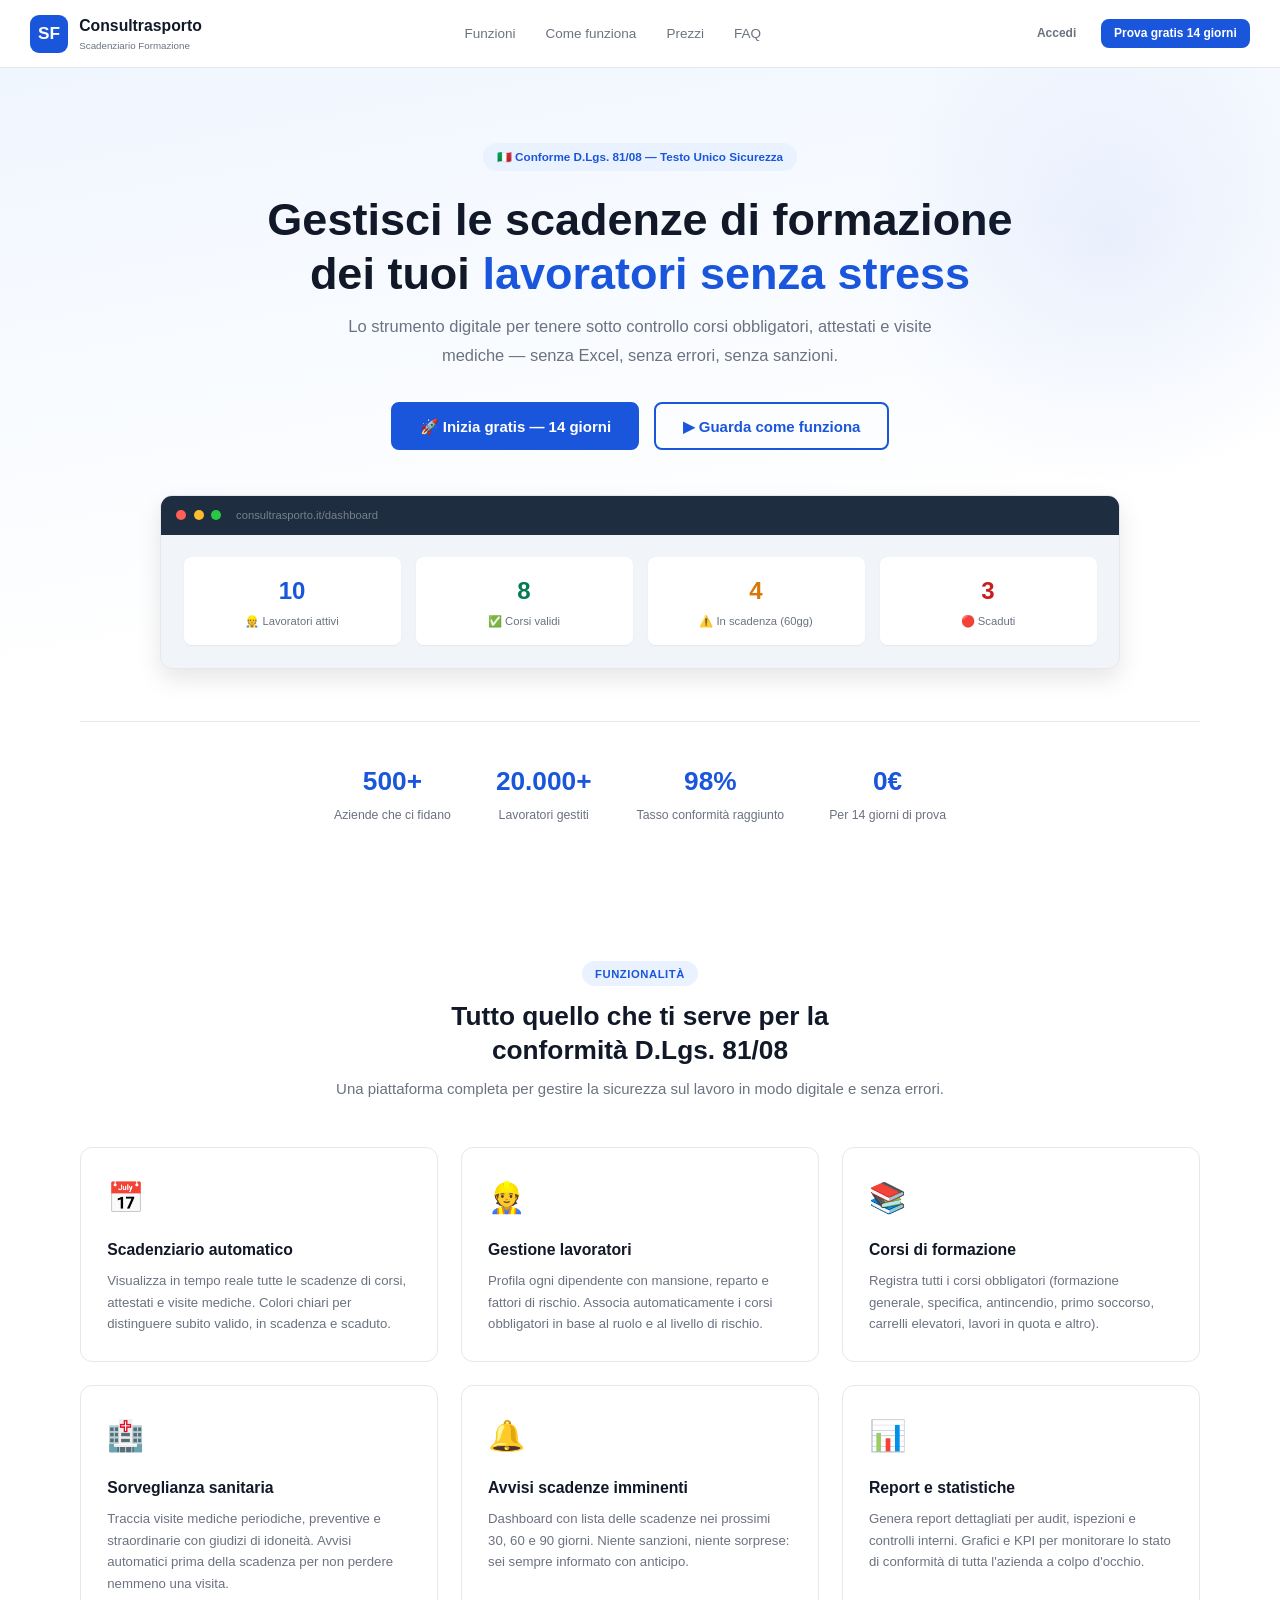
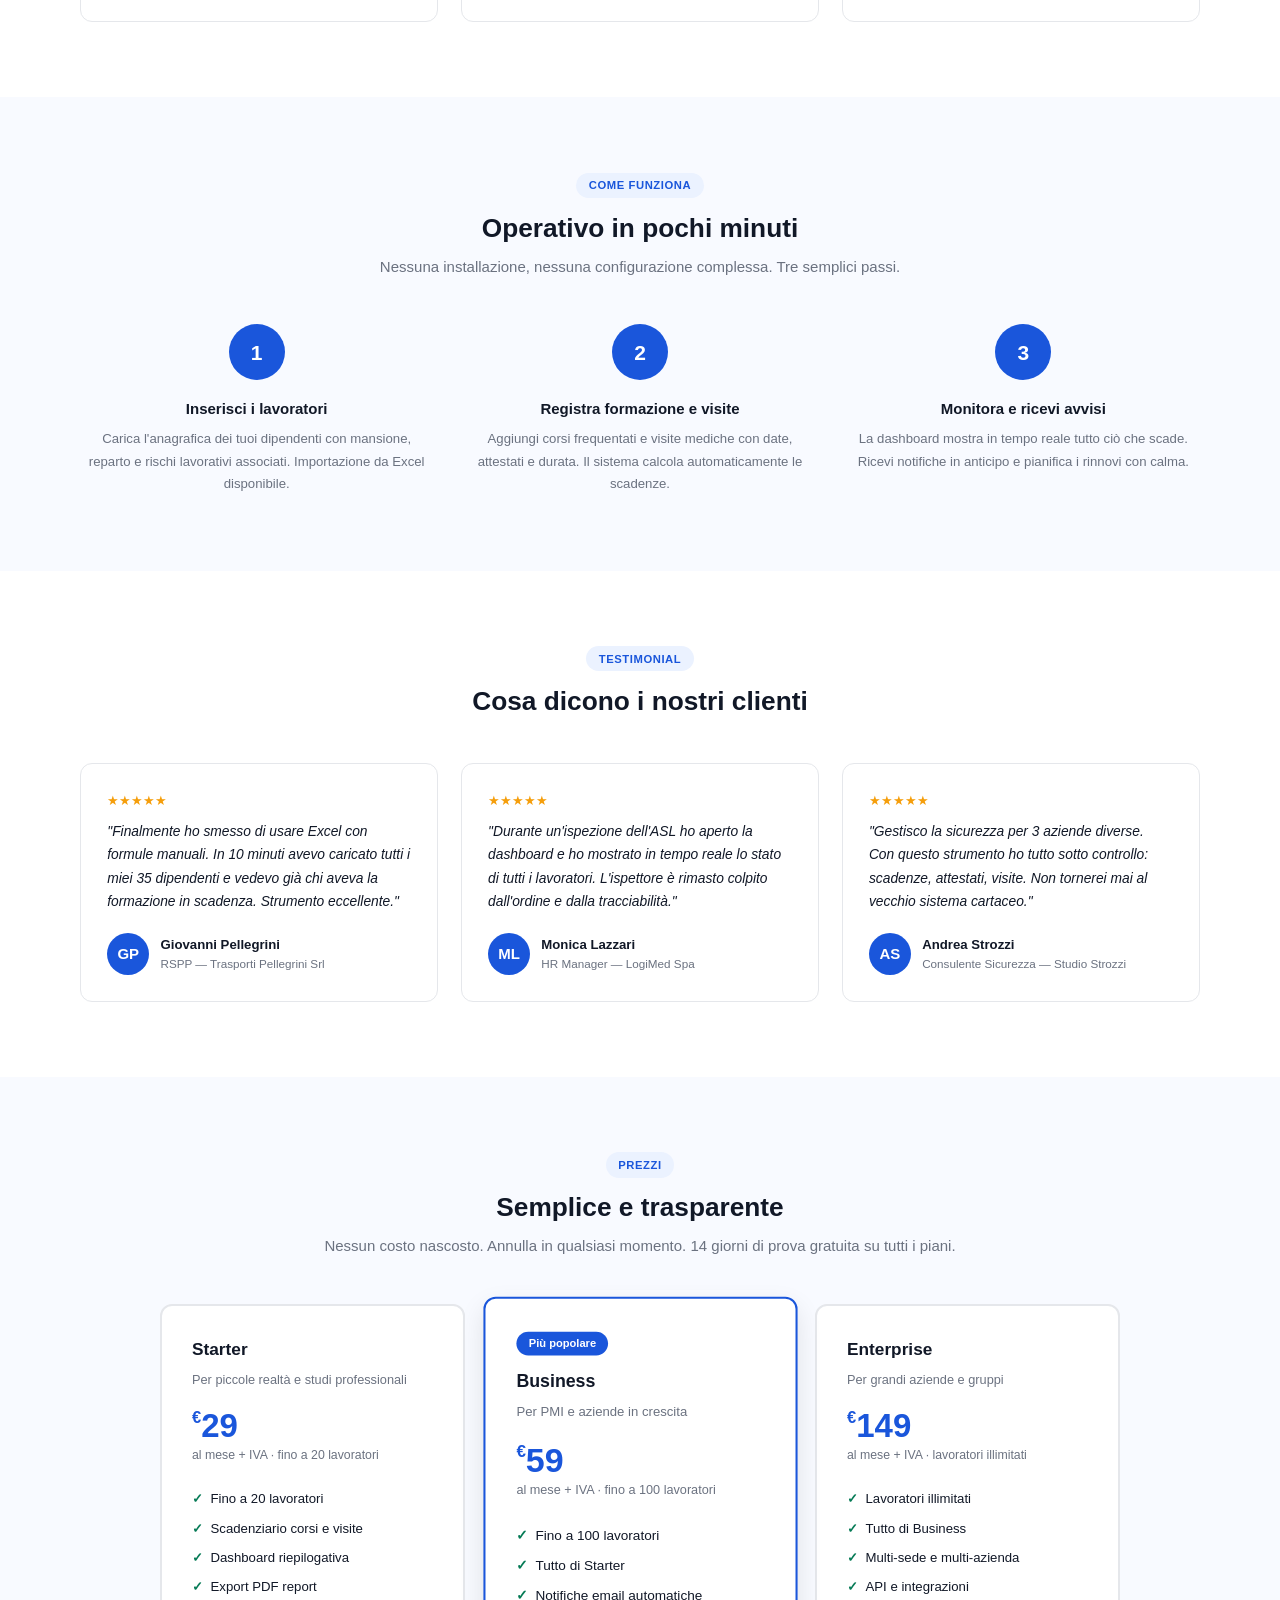
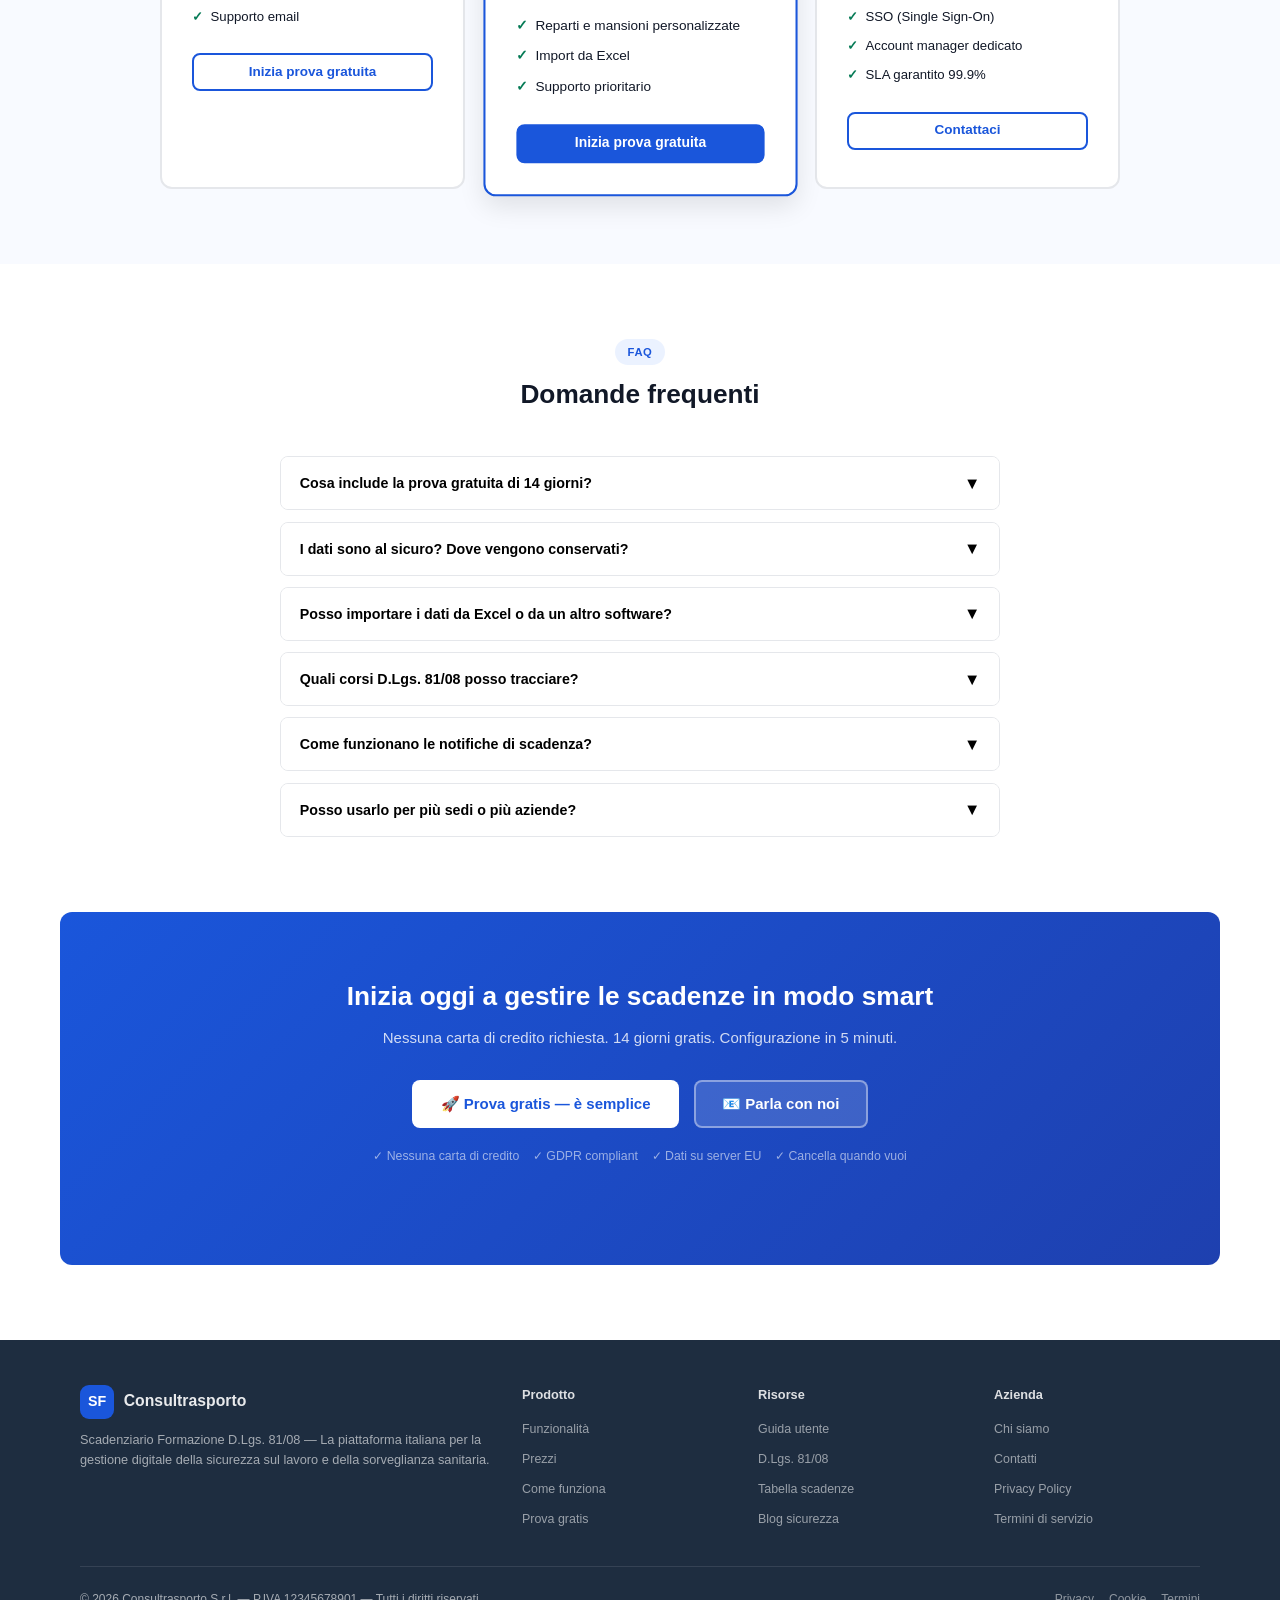
<file: index.html>
<!DOCTYPE html>
<html lang="it">
<head>
  <meta charset="UTF-8">
  <meta name="viewport" content="width=device-width, initial-scale=1.0">
  <title>Consultrasporto | Scadenziario Formazione D.Lgs. 81/08</title>
  <meta name="description" content="Gestisci le scadenze di formazione e visite mediche dei tuoi lavoratori in modo semplice e digitale, secondo il D.Lgs. 81/08.">
  <link rel="stylesheet" href="css/style.css">
  <style>
    body { background: #fff; }
    .lnav-mobile-links { display: none; background: #fff; padding: .75rem 1.25rem 1rem; border-bottom: 1px solid var(--border); }
    .lnav-mobile-links.open { display: flex; flex-direction: column; gap: .5rem; }
    .lnav-mobile-links a { font-size: .95rem; color: var(--text-muted); padding: .4rem 0; }
  </style>
</head>
<body class="landing">

<!-- Navbar -->
<nav class="lnav">
  <a href="index.html" class="lnav-brand" style="text-decoration:none">
    <div class="lnav-logo-mark">SF</div>
    <div>
      <div class="lnav-name">Consultrasporto</div>
      <div class="lnav-sub">Scadenziario Formazione</div>
    </div>
  </a>
  <div class="lnav-links">
    <a href="#funzioni">Funzioni</a>
    <a href="#come-funziona">Come funziona</a>
    <a href="#prezzi">Prezzi</a>
    <a href="#faq">FAQ</a>
  </div>
  <div class="lnav-actions">
    <a href="dashboard.html" class="btn btn-ghost btn-sm">Accedi</a>
    <a href="dashboard.html" class="btn btn-primary btn-sm">Prova gratis 14 giorni</a>
  </div>
  <button class="lnav-mobile-menu" onclick="document.getElementById('mobile-menu').classList.toggle('open')" aria-label="Menu">☰</button>
</nav>
<div id="mobile-menu" class="lnav-mobile-links">
  <a href="#funzioni">Funzioni</a>
  <a href="#come-funziona">Come funziona</a>
  <a href="#prezzi">Prezzi</a>
  <a href="#faq">FAQ</a>
  <a href="dashboard.html" class="btn btn-primary btn-sm" style="margin-top:.4rem;text-align:center">Prova gratis</a>
</div>

<!-- Hero -->
<section class="hero">
  <div class="container">
    <div class="hero-badge">🇮🇹 Conforme D.Lgs. 81/08 — Testo Unico Sicurezza</div>
    <h1>Gestisci le scadenze di formazione dei tuoi <span>lavoratori senza stress</span></h1>
    <p class="hero-sub">Lo strumento digitale per tenere sotto controllo corsi obbligatori, attestati e visite mediche — senza Excel, senza errori, senza sanzioni.</p>
    <div class="hero-actions">
      <a href="dashboard.html" class="btn btn-primary btn-lg">🚀 Inizia gratis — 14 giorni</a>
      <a href="#come-funziona" class="btn btn-outline btn-lg">▶ Guarda come funziona</a>
    </div>

    <!-- Mini mockup screenshot -->
    <div class="hero-screen">
      <div class="screen-bar">
        <div class="screen-dot" style="background:#ff5f57"></div>
        <div class="screen-dot" style="background:#febc2e"></div>
        <div class="screen-dot" style="background:#28c840"></div>
        <span style="color:rgba(255,255,255,.4);font-size:.75rem;margin-left:.5rem">consultrasporto.it/dashboard</span>
      </div>
      <div class="screen-inner">
        <div class="screen-card c-primary">
          <div class="screen-card-val">10</div>
          <div class="screen-card-lbl">👷 Lavoratori attivi</div>
        </div>
        <div class="screen-card c-success">
          <div class="screen-card-val">8</div>
          <div class="screen-card-lbl">✅ Corsi validi</div>
        </div>
        <div class="screen-card c-warning">
          <div class="screen-card-val">4</div>
          <div class="screen-card-lbl">⚠️ In scadenza (60gg)</div>
        </div>
        <div class="screen-card c-danger">
          <div class="screen-card-val">3</div>
          <div class="screen-card-lbl">🔴 Scaduti</div>
        </div>
      </div>
    </div>

    <div class="hero-stats">
      <div>
        <span class="hero-stat-value">500+</span>
        <span class="hero-stat-label">Aziende che ci fidano</span>
      </div>
      <div>
        <span class="hero-stat-value">20.000+</span>
        <span class="hero-stat-label">Lavoratori gestiti</span>
      </div>
      <div>
        <span class="hero-stat-value">98%</span>
        <span class="hero-stat-label">Tasso conformità raggiunto</span>
      </div>
      <div>
        <span class="hero-stat-value">0€</span>
        <span class="hero-stat-label">Per 14 giorni di prova</span>
      </div>
    </div>
  </div>
</section>

<!-- Features -->
<section class="section" id="funzioni">
  <div class="container">
    <div class="section-header">
      <div class="section-tag">Funzionalità</div>
      <h2>Tutto quello che ti serve per la <br>conformità D.Lgs. 81/08</h2>
      <p>Una piattaforma completa per gestire la sicurezza sul lavoro in modo digitale e senza errori.</p>
    </div>
    <div class="features-grid">
      <div class="feature-card">
        <div class="feature-icon">📅</div>
        <h3>Scadenziario automatico</h3>
        <p>Visualizza in tempo reale tutte le scadenze di corsi, attestati e visite mediche. Colori chiari per distinguere subito valido, in scadenza e scaduto.</p>
      </div>
      <div class="feature-card">
        <div class="feature-icon">👷</div>
        <h3>Gestione lavoratori</h3>
        <p>Profila ogni dipendente con mansione, reparto e fattori di rischio. Associa automaticamente i corsi obbligatori in base al ruolo e al livello di rischio.</p>
      </div>
      <div class="feature-card">
        <div class="feature-icon">📚</div>
        <h3>Corsi di formazione</h3>
        <p>Registra tutti i corsi obbligatori (formazione generale, specifica, antincendio, primo soccorso, carrelli elevatori, lavori in quota e altro).</p>
      </div>
      <div class="feature-card">
        <div class="feature-icon">🏥</div>
        <h3>Sorveglianza sanitaria</h3>
        <p>Traccia visite mediche periodiche, preventive e straordinarie con giudizi di idoneità. Avvisi automatici prima della scadenza per non perdere nemmeno una visita.</p>
      </div>
      <div class="feature-card">
        <div class="feature-icon">🔔</div>
        <h3>Avvisi scadenze imminenti</h3>
        <p>Dashboard con lista delle scadenze nei prossimi 30, 60 e 90 giorni. Niente sanzioni, niente sorprese: sei sempre informato con anticipo.</p>
      </div>
      <div class="feature-card">
        <div class="feature-icon">📊</div>
        <h3>Report e statistiche</h3>
        <p>Genera report dettagliati per audit, ispezioni e controlli interni. Grafici e KPI per monitorare lo stato di conformità di tutta l'azienda a colpo d'occhio.</p>
      </div>
    </div>
  </div>
</section>

<!-- How it works -->
<section class="section section-alt" id="come-funziona">
  <div class="container">
    <div class="section-header">
      <div class="section-tag">Come funziona</div>
      <h2>Operativo in pochi minuti</h2>
      <p>Nessuna installazione, nessuna configurazione complessa. Tre semplici passi.</p>
    </div>
    <div class="steps">
      <div class="step">
        <div class="step-num">1</div>
        <h3>Inserisci i lavoratori</h3>
        <p>Carica l'anagrafica dei tuoi dipendenti con mansione, reparto e rischi lavorativi associati. Importazione da Excel disponibile.</p>
      </div>
      <div class="step">
        <div class="step-num">2</div>
        <h3>Registra formazione e visite</h3>
        <p>Aggiungi corsi frequentati e visite mediche con date, attestati e durata. Il sistema calcola automaticamente le scadenze.</p>
      </div>
      <div class="step">
        <div class="step-num">3</div>
        <h3>Monitora e ricevi avvisi</h3>
        <p>La dashboard mostra in tempo reale tutto ciò che scade. Ricevi notifiche in anticipo e pianifica i rinnovi con calma.</p>
      </div>
    </div>
  </div>
</section>

<!-- Testimonials -->
<section class="section">
  <div class="container">
    <div class="section-header">
      <div class="section-tag">Testimonial</div>
      <h2>Cosa dicono i nostri clienti</h2>
    </div>
    <div class="testimonials-grid">
      <div class="testimonial-card">
        <div class="stars">★★★★★</div>
        <p class="testimonial-text">"Finalmente ho smesso di usare Excel con formule manuali. In 10 minuti avevo caricato tutti i miei 35 dipendenti e vedevo già chi aveva la formazione in scadenza. Strumento eccellente."</p>
        <div class="testimonial-author">
          <div class="testimonial-avatar">GP</div>
          <div>
            <div class="testimonial-name">Giovanni Pellegrini</div>
            <div class="testimonial-role">RSPP — Trasporti Pellegrini Srl</div>
          </div>
        </div>
      </div>
      <div class="testimonial-card">
        <div class="stars">★★★★★</div>
        <p class="testimonial-text">"Durante un'ispezione dell'ASL ho aperto la dashboard e ho mostrato in tempo reale lo stato di tutti i lavoratori. L'ispettore è rimasto colpito dall'ordine e dalla tracciabilità."</p>
        <div class="testimonial-author">
          <div class="testimonial-avatar">ML</div>
          <div>
            <div class="testimonial-name">Monica Lazzari</div>
            <div class="testimonial-role">HR Manager — LogiMed Spa</div>
          </div>
        </div>
      </div>
      <div class="testimonial-card">
        <div class="stars">★★★★★</div>
        <p class="testimonial-text">"Gestisco la sicurezza per 3 aziende diverse. Con questo strumento ho tutto sotto controllo: scadenze, attestati, visite. Non tornerei mai al vecchio sistema cartaceo."</p>
        <div class="testimonial-author">
          <div class="testimonial-avatar">AS</div>
          <div>
            <div class="testimonial-name">Andrea Strozzi</div>
            <div class="testimonial-role">Consulente Sicurezza — Studio Strozzi</div>
          </div>
        </div>
      </div>
    </div>
  </div>
</section>

<!-- Pricing -->
<section class="section section-alt" id="prezzi">
  <div class="container">
    <div class="section-header">
      <div class="section-tag">Prezzi</div>
      <h2>Semplice e trasparente</h2>
      <p>Nessun costo nascosto. Annulla in qualsiasi momento. 14 giorni di prova gratuita su tutti i piani.</p>
    </div>
    <div class="pricing-grid">
      <div class="pricing-card">
        <h3>Starter</h3>
        <p class="pricing-desc">Per piccole realtà e studi professionali</p>
        <div class="pricing-price"><sup>€</sup>29</div>
        <div class="pricing-period">al mese + IVA · fino a 20 lavoratori</div>
        <ul class="pricing-features">
          <li>Fino a 20 lavoratori</li>
          <li>Scadenziario corsi e visite</li>
          <li>Dashboard riepilogativa</li>
          <li>Export PDF report</li>
          <li>Supporto email</li>
        </ul>
        <a href="dashboard.html" class="btn btn-outline w-100" style="justify-content:center">Inizia prova gratuita</a>
      </div>
      <div class="pricing-card featured">
        <div class="pricing-badge">Più popolare</div>
        <h3>Business</h3>
        <p class="pricing-desc">Per PMI e aziende in crescita</p>
        <div class="pricing-price"><sup>€</sup>59</div>
        <div class="pricing-period">al mese + IVA · fino a 100 lavoratori</div>
        <ul class="pricing-features">
          <li>Fino a 100 lavoratori</li>
          <li>Tutto di Starter</li>
          <li>Notifiche email automatiche</li>
          <li>Reparti e mansioni personalizzate</li>
          <li>Import da Excel</li>
          <li>Supporto prioritario</li>
        </ul>
        <a href="dashboard.html" class="btn btn-primary w-100" style="justify-content:center">Inizia prova gratuita</a>
      </div>
      <div class="pricing-card">
        <h3>Enterprise</h3>
        <p class="pricing-desc">Per grandi aziende e gruppi</p>
        <div class="pricing-price"><sup>€</sup>149</div>
        <div class="pricing-period">al mese + IVA · lavoratori illimitati</div>
        <ul class="pricing-features">
          <li>Lavoratori illimitati</li>
          <li>Tutto di Business</li>
          <li>Multi-sede e multi-azienda</li>
          <li>API e integrazioni</li>
          <li>SSO (Single Sign-On)</li>
          <li>Account manager dedicato</li>
          <li>SLA garantito 99.9%</li>
        </ul>
        <a href="dashboard.html" class="btn btn-outline w-100" style="justify-content:center">Contattaci</a>
      </div>
    </div>
  </div>
</section>

<!-- FAQ -->
<section class="section" id="faq">
  <div class="container">
    <div class="section-header">
      <div class="section-tag">FAQ</div>
      <h2>Domande frequenti</h2>
    </div>
    <div class="faq-list">
      <div class="faq-item">
        <button class="faq-q" onclick="toggleFaq(this)">
          Cosa include la prova gratuita di 14 giorni? <span class="arrow">▼</span>
        </button>
        <div class="faq-a">La prova gratuita include accesso completo a tutte le funzionalità del piano Business per 14 giorni, senza inserire dati di pagamento. Al termine puoi scegliere il piano più adatto o smettere di usarlo senza costi.</div>
      </div>
      <div class="faq-item">
        <button class="faq-q" onclick="toggleFaq(this)">
          I dati sono al sicuro? Dove vengono conservati? <span class="arrow">▼</span>
        </button>
        <div class="faq-a">I tuoi dati vengono conservati su server certificati ISO 27001 in Europa (UE). Rispettiamo pienamente il GDPR. I backup vengono eseguiti quotidianamente e i dati sono crittografati sia in transito che a riposo.</div>
      </div>
      <div class="faq-item">
        <button class="faq-q" onclick="toggleFaq(this)">
          Posso importare i dati da Excel o da un altro software? <span class="arrow">▼</span>
        </button>
        <div class="faq-a">Sì. I piani Business ed Enterprise includono l'importazione da file Excel/CSV. Per importazioni massive o da altri software gestionali, il nostro team di supporto ti guida nel processo di migrazione senza costi aggiuntivi.</div>
      </div>
      <div class="faq-item">
        <button class="faq-q" onclick="toggleFaq(this)">
          Quali corsi D.Lgs. 81/08 posso tracciare? <span class="arrow">▼</span>
        </button>
        <div class="faq-a">Puoi tracciare tutti i corsi previsti dal Testo Unico: formazione generale e specifica, antincendio (basso/medio/alto rischio), primo soccorso (gruppo A/B/C), carrelli elevatori, PLE, lavori in quota, ponteggi, formazione preposti e dirigenti, RLS e molto altro. Puoi anche aggiungere corsi personalizzati.</div>
      </div>
      <div class="faq-item">
        <button class="faq-q" onclick="toggleFaq(this)">
          Come funzionano le notifiche di scadenza? <span class="arrow">▼</span>
        </button>
        <div class="faq-a">Il sistema invia notifiche email automatiche (piano Business+) a 90, 60 e 30 giorni prima della scadenza. La dashboard mostra sempre in tempo reale la situazione aggiornata, con filtri per periodo e tipo di scadenza.</div>
      </div>
      <div class="faq-item">
        <button class="faq-q" onclick="toggleFaq(this)">
          Posso usarlo per più sedi o più aziende? <span class="arrow">▼</span>
        </button>
        <div class="faq-a">Sì, il piano Enterprise supporta la gestione di più sedi e più aziende da un'unica interfaccia, con profili utente separati e report consolidati. Ideale per consulenti della sicurezza che gestiscono più clienti.</div>
      </div>
    </div>
  </div>
</section>

<!-- CTA Banner -->
<section class="section" style="padding-top:0">
  <div class="cta-banner">
    <h2>Inizia oggi a gestire le scadenze in modo smart</h2>
    <p>Nessuna carta di credito richiesta. 14 giorni gratis. Configurazione in 5 minuti.</p>
    <div style="display:flex;gap:1rem;justify-content:center;flex-wrap:wrap">
      <a href="dashboard.html" class="btn btn-white btn-lg">🚀 Prova gratis — è semplice</a>
      <a href="mailto:info@consultrasporto.it" class="btn btn-lg" style="background:rgba(255,255,255,.15);color:#fff;border:2px solid rgba(255,255,255,.4)">📧 Parla con noi</a>
    </div>
    <p style="margin-top:1.25rem;font-size:.82rem;opacity:.7">✓ Nessuna carta di credito &nbsp;&nbsp; ✓ GDPR compliant &nbsp;&nbsp; ✓ Dati su server EU &nbsp;&nbsp; ✓ Cancella quando vuoi</p>
  </div>
</section>

<!-- Footer -->
<footer class="landing-footer">
  <div class="container">
    <div class="footer-top">
      <div class="footer-brand">
        <div style="display:flex;align-items:center;gap:.65rem">
          <div class="lnav-logo-mark" style="width:34px;height:34px;font-size:.95rem">SF</div>
          <div class="logo-text">Consultrasporto</div>
        </div>
        <p>Scadenziario Formazione D.Lgs. 81/08 — La piattaforma italiana per la gestione digitale della sicurezza sul lavoro e della sorveglianza sanitaria.</p>
      </div>
      <div class="footer-col">
        <h4>Prodotto</h4>
        <ul>
          <li><a href="#funzioni">Funzionalità</a></li>
          <li><a href="#prezzi">Prezzi</a></li>
          <li><a href="#come-funziona">Come funziona</a></li>
          <li><a href="dashboard.html">Prova gratis</a></li>
        </ul>
      </div>
      <div class="footer-col">
        <h4>Risorse</h4>
        <ul>
          <li><a href="#">Guida utente</a></li>
          <li><a href="#">D.Lgs. 81/08</a></li>
          <li><a href="#">Tabella scadenze</a></li>
          <li><a href="#">Blog sicurezza</a></li>
        </ul>
      </div>
      <div class="footer-col">
        <h4>Azienda</h4>
        <ul>
          <li><a href="#">Chi siamo</a></li>
          <li><a href="#">Contatti</a></li>
          <li><a href="#">Privacy Policy</a></li>
          <li><a href="#">Termini di servizio</a></li>
        </ul>
      </div>
    </div>
    <div class="footer-bottom">
      <span>© 2026 Consultrasporto S.r.l. — P.IVA 12345678901 — Tutti i diritti riservati</span>
      <div style="display:flex;gap:1rem">
        <a href="#">Privacy</a>
        <a href="#">Cookie</a>
        <a href="#">Termini</a>
      </div>
    </div>
  </div>
</footer>

<script>
function toggleFaq(btn) {
  const item = btn.closest('.faq-item');
  item.classList.toggle('open');
}
</script>
</body>
</html>
</file>
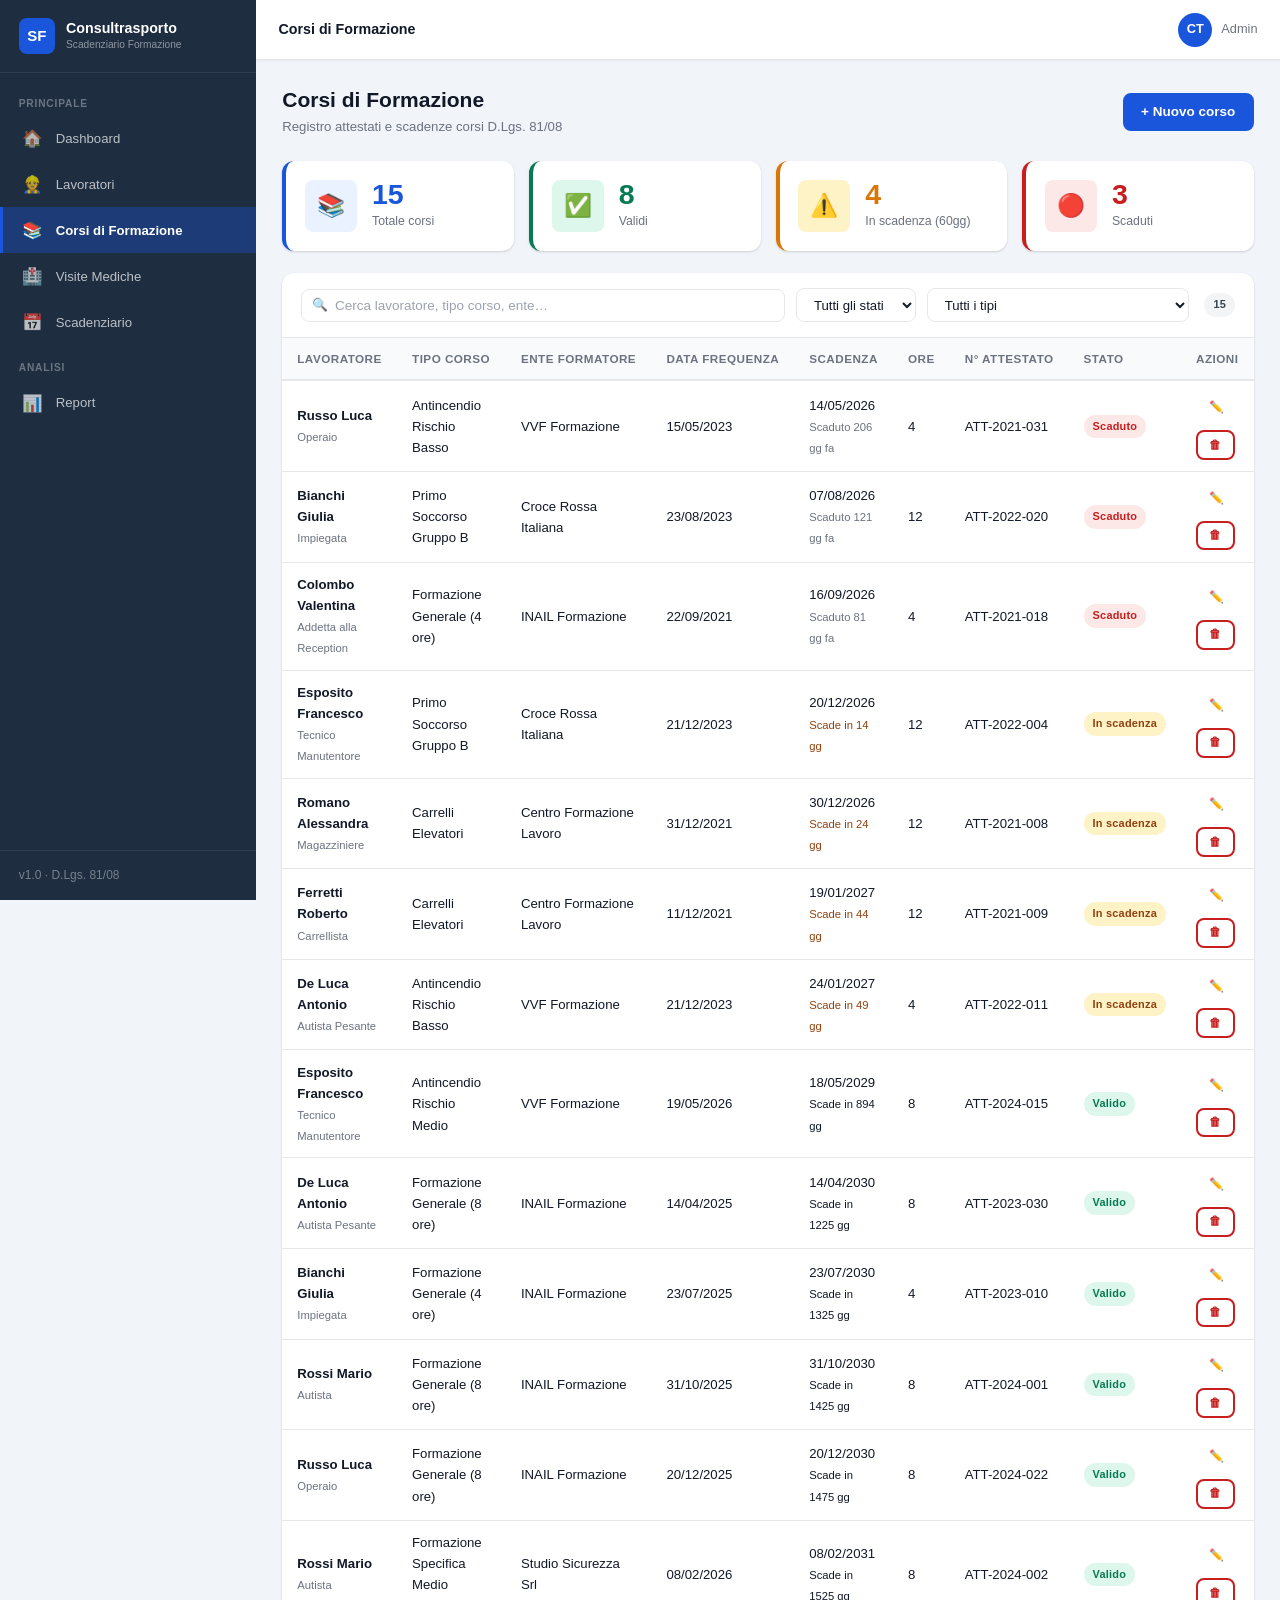
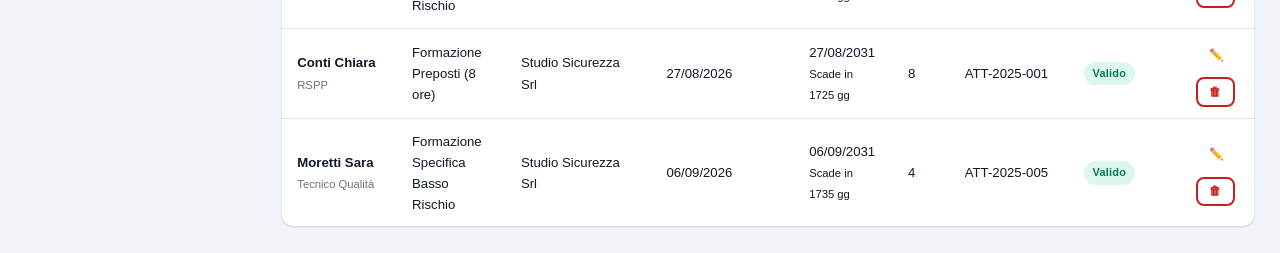
<file: corsi.html>
<!DOCTYPE html>
<html lang="it">
<head>
  <meta charset="UTF-8">
  <meta name="viewport" content="width=device-width, initial-scale=1.0">
  <title>Corsi di Formazione — Consultrasporto</title>
  <link rel="stylesheet" href="css/style.css">
</head>
<body>
<div class="app-wrapper">
  <div class="sidebar-overlay" id="sidebar-overlay"></div>
  <aside class="sidebar" id="sidebar">
    <div class="sidebar-logo">
      <div class="logo-mark">SF</div>
      <div><div class="logo-text">Consultrasporto</div><div class="logo-sub">Scadenziario Formazione</div></div>
    </div>
    <nav class="sidebar-nav">
      <div class="sidebar-section">Principale</div>
      <a href="dashboard.html" class="nav-link"><span class="nav-icon">🏠</span> Dashboard</a>
      <a href="lavoratori.html" class="nav-link"><span class="nav-icon">👷</span> Lavoratori</a>
      <a href="corsi.html" class="nav-link"><span class="nav-icon">📚</span> Corsi di Formazione</a>
      <a href="visite.html" class="nav-link"><span class="nav-icon">🏥</span> Visite Mediche</a>
      <a href="scadenze.html" class="nav-link"><span class="nav-icon">📅</span> Scadenziario</a>
      <div class="sidebar-section" style="margin-top:.5rem">Analisi</div>
      <a href="report.html" class="nav-link"><span class="nav-icon">📊</span> Report</a>
    </nav>
    <div class="sidebar-footer">v1.0 · D.Lgs. 81/08</div>
  </aside>

  <div class="main-content">
    <header class="topbar">
      <button class="sidebar-toggle btn" id="sidebar-toggle">☰</button>
      <div class="topbar-title">Corsi di Formazione</div>
      <div class="topbar-user"><div class="topbar-avatar">CT</div><span>Admin</span></div>
    </header>

    <main class="content-inner">
      <div class="page-header">
        <div>
          <h2>Corsi di Formazione</h2>
          <p>Registro attestati e scadenze corsi D.Lgs. 81/08</p>
        </div>
        <button class="btn btn-primary" onclick="apriNuovo()">+ Nuovo corso</button>
      </div>

      <!-- KPI -->
      <div class="stat-grid mb-3" id="corsi-stats"></div>

      <div class="card">
        <div class="card-header">
          <div class="toolbar" style="flex:1">
            <div class="search-box">
              <input type="text" class="form-control" id="search-corsi" placeholder="Cerca lavoratore, tipo corso, ente…" oninput="renderTable()">
            </div>
            <select class="filter-select" id="filter-status" onchange="renderTable()">
              <option value="">Tutti gli stati</option>
              <option value="valido">Validi</option>
              <option value="in-scadenza">In scadenza</option>
              <option value="scaduto">Scaduti</option>
            </select>
            <select class="filter-select" id="filter-tipo" onchange="renderTable()">
              <option value="">Tutti i tipi</option>
            </select>
          </div>
          <span class="badge badge-secondary" id="corsi-count">0</span>
        </div>
        <div class="table-wrap">
          <table class="table">
            <thead>
              <tr>
                <th>Lavoratore</th>
                <th>Tipo corso</th>
                <th>Ente formatore</th>
                <th>Data frequenza</th>
                <th>Scadenza</th>
                <th>Ore</th>
                <th>N° Attestato</th>
                <th>Stato</th>
                <th>Azioni</th>
              </tr>
            </thead>
            <tbody id="corsi-tbody">
              <tr class="table-empty"><td colspan="9">Caricamento…</td></tr>
            </tbody>
          </table>
        </div>
      </div>
    </main>
  </div>
</div>

<!-- Modal Corso -->
<div class="modal" id="modal-corso">
  <div class="modal-box">
    <div class="modal-header">
      <h3 id="modal-corso-title">Nuovo corso di formazione</h3>
      <button class="modal-close btn" onclick="closeModal('modal-corso')">✕</button>
    </div>
    <div class="modal-body">
      <input type="hidden" id="corso-id">
      <div class="form-group">
        <label class="form-label">Lavoratore <span class="req">*</span></label>
        <select class="form-select" id="corso-lavoratore"></select>
      </div>
      <div class="form-grid">
        <div class="form-group form-full">
          <label class="form-label">Tipo corso <span class="req">*</span></label>
          <select class="form-select" id="corso-tipo">
            <option value="">— Seleziona tipo —</option>
            <option>Formazione Generale (4 ore)</option>
            <option>Formazione Generale (8 ore)</option>
            <option>Formazione Specifica Basso Rischio</option>
            <option>Formazione Specifica Medio Rischio</option>
            <option>Formazione Specifica Alto Rischio</option>
            <option>Formazione Preposti (8 ore)</option>
            <option>Formazione Dirigenti (16 ore)</option>
            <option>Primo Soccorso Gruppo A</option>
            <option>Primo Soccorso Gruppo B</option>
            <option>Primo Soccorso Gruppo C</option>
            <option>Antincendio Rischio Basso</option>
            <option>Antincendio Rischio Medio</option>
            <option>Antincendio Rischio Alto</option>
            <option>Carrelli Elevatori</option>
            <option>PLE (Piattaforme Lavoro Elevabili)</option>
            <option>Lavori in Quota</option>
            <option>Ponteggi</option>
            <option>Gru</option>
            <option>RLS (Aggiornamento annuale)</option>
            <option>Altro (specificare nelle note)</option>
          </select>
        </div>
        <div class="form-group">
          <label class="form-label">Ente formatore</label>
          <input type="text" class="form-control" id="corso-ente" placeholder="es. INAIL, Croce Rossa…">
        </div>
        <div class="form-group">
          <label class="form-label">Ore corso</label>
          <input type="number" class="form-control" id="corso-ore" min="1" placeholder="es. 8">
        </div>
        <div class="form-group">
          <label class="form-label">Data frequenza <span class="req">*</span></label>
          <input type="date" class="form-control" id="corso-data">
        </div>
        <div class="form-group">
          <label class="form-label">Data scadenza <span class="req">*</span></label>
          <input type="date" class="form-control" id="corso-scadenza">
        </div>
        <div class="form-group form-full">
          <label class="form-label">N° Attestato</label>
          <input type="text" class="form-control" id="corso-attestato" placeholder="es. ATT-2025-001">
        </div>
        <div class="form-group form-full">
          <label class="form-label">Note</label>
          <textarea class="form-control" id="corso-note" rows="2" placeholder="Note aggiuntive…"></textarea>
        </div>
      </div>
    </div>
    <div class="modal-footer">
      <button class="btn btn-ghost" onclick="closeModal('modal-corso')">Annulla</button>
      <button class="btn btn-primary" onclick="salvaCorso()">💾 Salva</button>
    </div>
  </div>
</div>

<script src="js/data.js"></script>
<script src="js/app.js"></script>
<script>
document.addEventListener('DOMContentLoaded', () => {
  renderStats();
  populateTipoFilter();
  renderTable();
});

function renderStats() {
  const corsi = DB.getCorsi();
  const validi = corsi.filter(c => DB.getStatus(c.dataScadenza) === 'valido').length;
  const inSc = corsi.filter(c => DB.getStatus(c.dataScadenza) === 'in-scadenza').length;
  const scaduti = corsi.filter(c => DB.getStatus(c.dataScadenza) === 'scaduto').length;
  document.getElementById('corsi-stats').innerHTML = `
    <div class="stat-card primary"><div class="stat-icon">📚</div><div class="stat-body"><div class="stat-value">${corsi.length}</div><div class="stat-label">Totale corsi</div></div></div>
    <div class="stat-card success"><div class="stat-icon">✅</div><div class="stat-body"><div class="stat-value">${validi}</div><div class="stat-label">Validi</div></div></div>
    <div class="stat-card warning"><div class="stat-icon">⚠️</div><div class="stat-body"><div class="stat-value">${inSc}</div><div class="stat-label">In scadenza (60gg)</div></div></div>
    <div class="stat-card danger"><div class="stat-icon">🔴</div><div class="stat-body"><div class="stat-value">${scaduti}</div><div class="stat-label">Scaduti</div></div></div>
  `;
}

function populateTipoFilter() {
  const tipi = [...new Set(DB.getCorsi().map(c => c.tipoCorso))].sort();
  const sel = document.getElementById('filter-tipo');
  sel.innerHTML = '<option value="">Tutti i tipi</option>' + tipi.map(t => `<option>${t}</option>`).join('');
}

function renderTable() {
  const q = document.getElementById('search-corsi').value.toLowerCase();
  const st = document.getElementById('filter-status').value;
  const tipo = document.getElementById('filter-tipo').value;

  let rows = DB.getCorsi().filter(c => {
    const lav = DB.getLavoratore(c.lavoratoreId);
    const lavName = lav ? `${lav.cognome} ${lav.nome} ${lav.mansione}`.toLowerCase() : '';
    const match = `${lavName} ${c.tipoCorso} ${c.ente || ''}`.toLowerCase().includes(q);
    const stMatch = !st || DB.getStatus(c.dataScadenza) === st;
    const tMatch = !tipo || c.tipoCorso === tipo;
    return match && stMatch && tMatch;
  });

  rows.sort((a, b) => new Date(a.dataScadenza) - new Date(b.dataScadenza));
  document.getElementById('corsi-count').textContent = rows.length;

  document.getElementById('corsi-tbody').innerHTML = rows.length ? rows.map(c => {
    const lav = DB.getLavoratore(c.lavoratoreId);
    const lavName = lav ? `${lav.cognome} ${lav.nome}` : '—';
    const status = DB.getStatus(c.dataScadenza);
    const days = DB.getDaysToExpiry(c.dataScadenza);
    return `
      <tr>
        <td><strong>${lavName}</strong><br><span class="text-xs text-muted">${lav ? lav.mansione : ''}</span></td>
        <td>${c.tipoCorso}</td>
        <td>${c.ente || '—'}</td>
        <td>${fmtDate(c.dataFrequenza)}</td>
        <td>${fmtDate(c.dataScadenza)}<br><span class="text-xs ${status === 'scaduto' ? 'text-muted' : ''}" style="${status==='in-scadenza'?'color:var(--warning)':''}">${daysLabel(days)}</span></td>
        <td>${c.ore || '—'}</td>
        <td>${c.attestatoNum || '—'}</td>
        <td>${statusBadge(status)}</td>
        <td>
          <div class="btn-group">
            <button class="btn btn-ghost btn-sm" onclick="editCorso('${c.id}')" title="Modifica">✏️</button>
            <button class="btn btn-outline-danger btn-sm" onclick="eliminaCorso('${c.id}')" title="Elimina">🗑</button>
          </div>
        </td>
      </tr>`;
  }).join('') : '<tr class="table-empty"><td colspan="9">Nessun corso trovato</td></tr>';
}

function apriNuovo() {
  resetForm();
  populateLavoratoriSelect('corso-lavoratore');
  openModal('modal-corso');
}

function salvaCorso() {
  const lavoratoreId = document.getElementById('corso-lavoratore').value;
  const tipoCorso = document.getElementById('corso-tipo').value;
  const dataFrequenza = document.getElementById('corso-data').value;
  const dataScadenza = document.getElementById('corso-scadenza').value;
  if (!lavoratoreId || !tipoCorso || !dataFrequenza || !dataScadenza) {
    showToast('Compila tutti i campi obbligatori', 'error'); return;
  }
  const data = {
    lavoratoreId, tipoCorso,
    ente: document.getElementById('corso-ente').value.trim(),
    ore: parseInt(document.getElementById('corso-ore').value) || null,
    dataFrequenza, dataScadenza,
    attestatoNum: document.getElementById('corso-attestato').value.trim(),
    note: document.getElementById('corso-note').value.trim()
  };
  const id = document.getElementById('corso-id').value;
  if (id) { DB.updateCorso(id, data); showToast('Corso aggiornato'); }
  else { DB.addCorso(data); showToast('Corso aggiunto'); }
  closeModal('modal-corso');
  renderStats();
  populateTipoFilter();
  renderTable();
}

function editCorso(id) {
  const c = DB.getCorsi().find(x => x.id === id);
  if (!c) return;
  document.getElementById('modal-corso-title').textContent = 'Modifica corso';
  document.getElementById('corso-id').value = c.id;
  populateLavoratoriSelect('corso-lavoratore', c.lavoratoreId);
  document.getElementById('corso-tipo').value = c.tipoCorso;
  document.getElementById('corso-ente').value = c.ente || '';
  document.getElementById('corso-ore').value = c.ore || '';
  document.getElementById('corso-data').value = c.dataFrequenza || '';
  document.getElementById('corso-scadenza').value = c.dataScadenza || '';
  document.getElementById('corso-attestato').value = c.attestatoNum || '';
  document.getElementById('corso-note').value = c.note || '';
  openModal('modal-corso');
}

function resetForm() {
  document.getElementById('modal-corso-title').textContent = 'Nuovo corso di formazione';
  ['corso-id','corso-ente','corso-ore','corso-data','corso-scadenza','corso-attestato','corso-note'].forEach(id => {
    document.getElementById(id).value = '';
  });
  document.getElementById('corso-tipo').value = '';
}

function eliminaCorso(id) {
  if (!confirmDelete('Eliminare questo record corso?')) return;
  DB.deleteCorso(id);
  showToast('Corso eliminato', 'warning');
  renderStats();
  populateTipoFilter();
  renderTable();
}
</script>
</body>
</html>
</file>
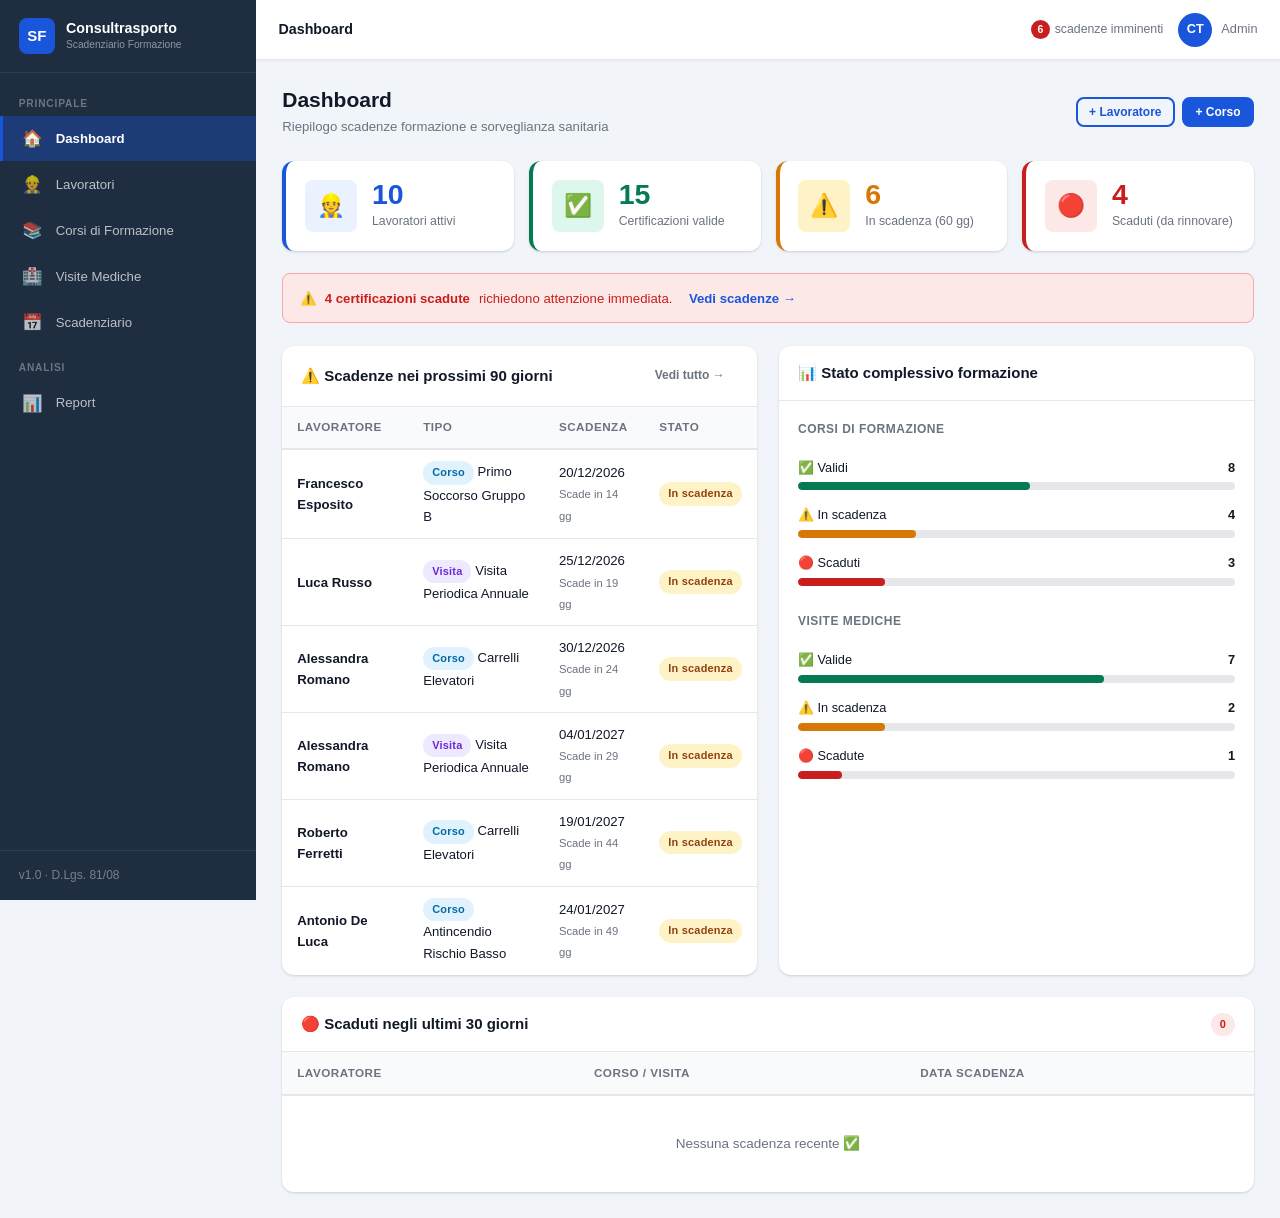
<file: dashboard.html>
<!DOCTYPE html>
<html lang="it">
<head>
  <meta charset="UTF-8">
  <meta name="viewport" content="width=device-width, initial-scale=1.0">
  <title>Dashboard — Consultrasporto</title>
  <link rel="stylesheet" href="css/style.css">
</head>
<body>
<div class="app-wrapper">

  <!-- Sidebar overlay (mobile) -->
  <div class="sidebar-overlay" id="sidebar-overlay"></div>

  <!-- Sidebar -->
  <aside class="sidebar" id="sidebar">
    <div class="sidebar-logo">
      <div class="logo-mark">SF</div>
      <div>
        <div class="logo-text">Consultrasporto</div>
        <div class="logo-sub">Scadenziario Formazione</div>
      </div>
    </div>
    <nav class="sidebar-nav">
      <div class="sidebar-section">Principale</div>
      <a href="dashboard.html" class="nav-link"><span class="nav-icon">🏠</span> Dashboard</a>
      <a href="lavoratori.html" class="nav-link"><span class="nav-icon">👷</span> Lavoratori</a>
      <a href="corsi.html" class="nav-link"><span class="nav-icon">📚</span> Corsi di Formazione</a>
      <a href="visite.html" class="nav-link"><span class="nav-icon">🏥</span> Visite Mediche</a>
      <a href="scadenze.html" class="nav-link"><span class="nav-icon">📅</span> Scadenziario</a>
      <div class="sidebar-section" style="margin-top:.5rem">Analisi</div>
      <a href="report.html" class="nav-link"><span class="nav-icon">📊</span> Report</a>
    </nav>
    <div class="sidebar-footer">v1.0 · D.Lgs. 81/08</div>
  </aside>

  <!-- Main -->
  <div class="main-content">
    <header class="topbar">
      <button class="sidebar-toggle btn" id="sidebar-toggle">☰</button>
      <div class="topbar-title">Dashboard</div>
      <a href="scadenze.html" id="topbar-alert" style="display:none;text-decoration:none">
        <span class="topbar-badge" id="alert-count">0</span>
        <span style="font-size:.82rem;color:var(--text-muted);margin-left:.3rem">scadenze imminenti</span>
      </a>
      <div class="topbar-user">
        <div class="topbar-avatar">CT</div>
        <span>Admin</span>
      </div>
    </header>

    <main class="content-inner">

      <div class="page-header">
        <div>
          <h2>Dashboard</h2>
          <p>Riepilogo scadenze formazione e sorveglianza sanitaria</p>
        </div>
        <div class="btn-group">
          <a href="lavoratori.html" class="btn btn-outline btn-sm">+ Lavoratore</a>
          <a href="corsi.html" class="btn btn-primary btn-sm">+ Corso</a>
        </div>
      </div>

      <!-- KPI cards -->
      <div class="stat-grid mb-3" id="kpi-grid">
        <!-- Rendered by JS -->
      </div>

      <!-- Alerts -->
      <div id="alert-section" class="mb-3"></div>

      <!-- Two columns: imminenti + scaduti -->
      <div style="display:grid;grid-template-columns:1fr 1fr;gap:1.5rem" class="two-cols">

        <!-- Scadenze imminenti -->
        <div class="card">
          <div class="card-header">
            <h3>⚠️ Scadenze nei prossimi 90 giorni</h3>
            <a href="scadenze.html" class="btn btn-ghost btn-sm">Vedi tutto →</a>
          </div>
          <div class="table-wrap">
            <table class="table" id="tbl-imminenti">
              <thead>
                <tr>
                  <th>Lavoratore</th>
                  <th>Tipo</th>
                  <th>Scadenza</th>
                  <th>Stato</th>
                </tr>
              </thead>
              <tbody id="tbody-imminenti">
                <tr class="table-empty"><td colspan="4">Caricamento…</td></tr>
              </tbody>
            </table>
          </div>
        </div>

        <!-- Riepilogo per reparto -->
        <div class="card">
          <div class="card-header">
            <h3>📊 Stato complessivo formazione</h3>
          </div>
          <div class="card-body">
            <div id="chart-stato" style="display:flex;flex-direction:column;gap:1rem"></div>
          </div>
        </div>
      </div>

      <!-- Scaduti recenti -->
      <div class="card mt-3">
        <div class="card-header">
          <h3>🔴 Scaduti negli ultimi 30 giorni</h3>
          <span class="badge badge-danger" id="scaduti-count">0</span>
        </div>
        <div class="table-wrap">
          <table class="table">
            <thead>
              <tr>
                <th>Lavoratore</th>
                <th>Corso / Visita</th>
                <th>Data scadenza</th>
              </tr>
            </thead>
            <tbody id="tbody-scaduti">
              <tr class="table-empty"><td colspan="3">Nessuna scadenza recente</td></tr>
            </tbody>
          </table>
        </div>
      </div>

    </main>
  </div><!-- end main-content -->
</div><!-- end app-wrapper -->

<script src="js/data.js"></script>
<script src="js/app.js"></script>
<script>
document.addEventListener('DOMContentLoaded', () => {
  renderKPI();
  renderImminenti();
  renderScadutiRecenti();
  renderChartStato();
});

function renderKPI() {
  const s = DB.getStats();
  const imm = DB.getScadenzeImminenti(60).length;

  document.getElementById('kpi-grid').innerHTML = `
    <div class="stat-card primary">
      <div class="stat-icon">👷</div>
      <div class="stat-body">
        <div class="stat-value">${s.lavoratori}</div>
        <div class="stat-label">Lavoratori attivi</div>
      </div>
    </div>
    <div class="stat-card success">
      <div class="stat-icon">✅</div>
      <div class="stat-body">
        <div class="stat-value">${s.corsiValidi + s.visiteValide}</div>
        <div class="stat-label">Certificazioni valide</div>
      </div>
    </div>
    <div class="stat-card warning">
      <div class="stat-icon">⚠️</div>
      <div class="stat-body">
        <div class="stat-value">${s.corsiInScadenza + s.visiteInScadenza}</div>
        <div class="stat-label">In scadenza (60 gg)</div>
      </div>
    </div>
    <div class="stat-card danger">
      <div class="stat-icon">🔴</div>
      <div class="stat-body">
        <div class="stat-value">${s.corsiScaduti + s.visiteScadute}</div>
        <div class="stat-label">Scaduti (da rinnovare)</div>
      </div>
    </div>
  `;

  if (imm > 0) {
    document.getElementById('topbar-alert').style.display = 'flex';
    document.getElementById('alert-count').textContent = imm;
  }

  if (s.corsiScaduti + s.visiteScadute > 0) {
    document.getElementById('alert-section').innerHTML = `
      <div class="alert alert-danger">
        ⚠️ <strong>${s.corsiScaduti + s.visiteScadute} certificazioni scadute</strong> richiedono attenzione immediata.
        <a href="scadenze.html" style="margin-left:.5rem;font-weight:700">Vedi scadenze →</a>
      </div>`;
  }
}

function renderImminenti() {
  const items = DB.getScadenzeImminenti(90).slice(0, 10);
  const tbody = document.getElementById('tbody-imminenti');
  if (!items.length) {
    tbody.innerHTML = '<tr class="table-empty"><td colspan="4">Nessuna scadenza nei prossimi 90 giorni 🎉</td></tr>';
    return;
  }
  tbody.innerHTML = items.map(it => `
    <tr>
      <td><strong>${it.lavoratore}</strong></td>
      <td>${tipoBadge(it.tipo)} <span class="text-sm">${it.tipoLabel}</span></td>
      <td>${fmtDate(it.dataScadenza)}<br><span class="text-xs text-muted">${daysLabel(it.giorni)}</span></td>
      <td>${statusBadge(it.status)}</td>
    </tr>`).join('');
}

function renderScadutiRecenti() {
  const items = DB.getScadutiRecenti();
  document.getElementById('scaduti-count').textContent = items.length;
  const tbody = document.getElementById('tbody-scaduti');
  if (!items.length) {
    tbody.innerHTML = '<tr class="table-empty"><td colspan="3">Nessuna scadenza recente ✅</td></tr>';
    return;
  }
  tbody.innerHTML = items.map(it => `
    <tr>
      <td><strong>${it.lavoratore}</strong></td>
      <td>${it.label}</td>
      <td><span style="color:var(--danger);font-weight:600">${fmtDate(it.dataScadenza)}</span></td>
    </tr>`).join('');
}

function renderChartStato() {
  const s = DB.getStats();
  const totalCorsi = s.corsiValidi + s.corsiInScadenza + s.corsiScaduti || 1;
  const totalVisite = s.visiteValide + s.visiteInScadenza + s.visiteScadute || 1;

  const bar = (label, val, tot, color) => {
    const pct = Math.round((val / tot) * 100);
    return `
      <div>
        <div style="display:flex;justify-content:space-between;margin-bottom:.3rem;font-size:.85rem">
          <span>${label}</span><strong>${val}</strong>
        </div>
        <div class="progress">
          <div class="progress-bar ${color}" style="width:${pct}%"></div>
        </div>
      </div>`;
  };

  document.getElementById('chart-stato').innerHTML = `
    <div style="font-size:.8rem;font-weight:700;color:var(--text-muted);text-transform:uppercase;letter-spacing:.04em;margin-bottom:.25rem">Corsi di Formazione</div>
    ${bar('✅ Validi', s.corsiValidi, totalCorsi, 'bg-success')}
    ${bar('⚠️ In scadenza', s.corsiInScadenza, totalCorsi, 'bg-warning')}
    ${bar('🔴 Scaduti', s.corsiScaduti, totalCorsi, 'bg-danger')}
    <div style="font-size:.8rem;font-weight:700;color:var(--text-muted);text-transform:uppercase;letter-spacing:.04em;margin-bottom:.25rem;margin-top:.75rem">Visite Mediche</div>
    ${bar('✅ Valide', s.visiteValide, totalVisite, 'bg-success')}
    ${bar('⚠️ In scadenza', s.visiteInScadenza, totalVisite, 'bg-warning')}
    ${bar('🔴 Scadute', s.visiteScadute, totalVisite, 'bg-danger')}
  `;
}
</script>
<style>
@media (max-width: 700px) {
  .two-cols { grid-template-columns: 1fr !important; }
}
</style>
</body>
</html>
</file>
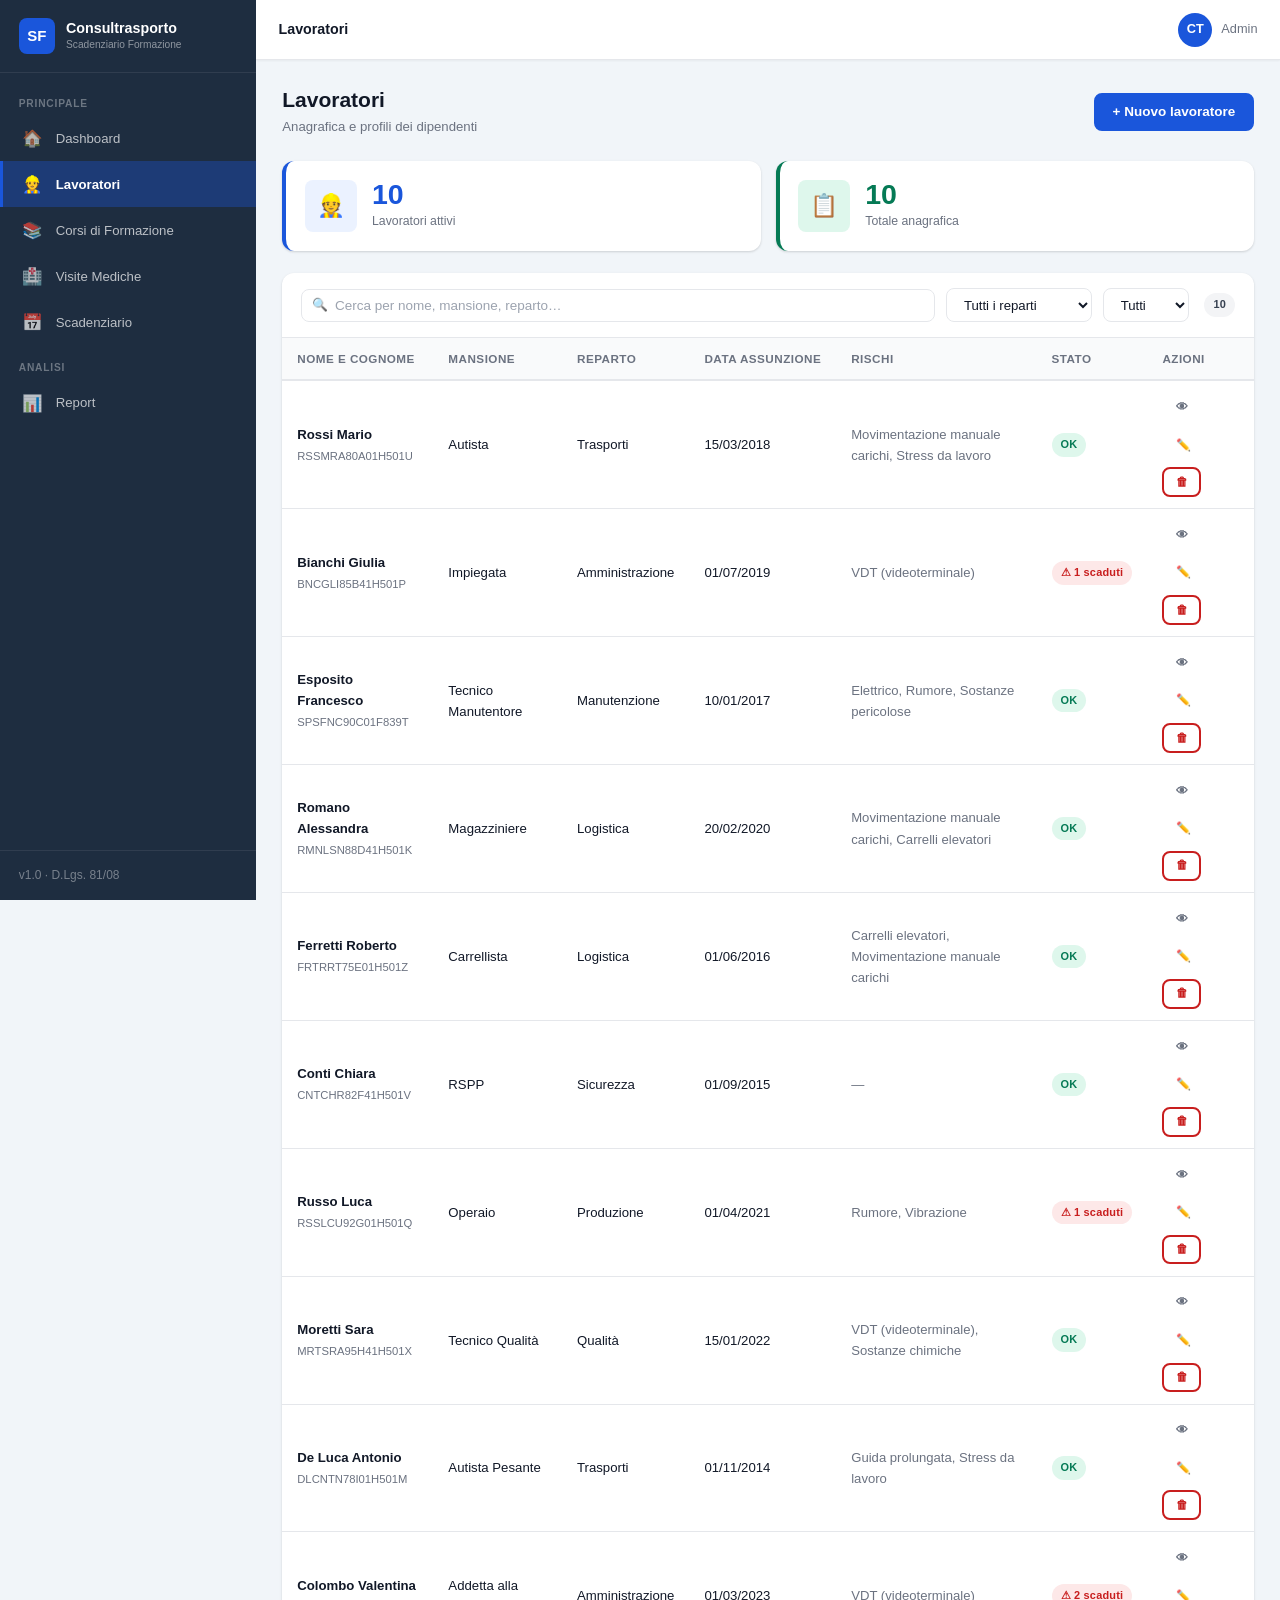
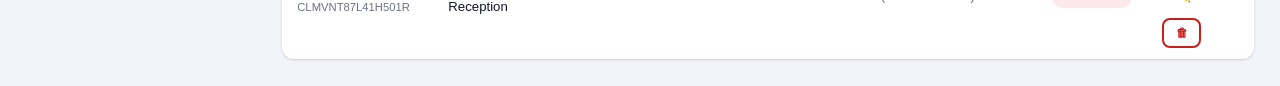
<file: lavoratori.html>
<!DOCTYPE html>
<html lang="it">
<head>
  <meta charset="UTF-8">
  <meta name="viewport" content="width=device-width, initial-scale=1.0">
  <title>Lavoratori — Consultrasporto</title>
  <link rel="stylesheet" href="css/style.css">
</head>
<body>
<div class="app-wrapper">
  <div class="sidebar-overlay" id="sidebar-overlay"></div>

  <aside class="sidebar" id="sidebar">
    <div class="sidebar-logo">
      <div class="logo-mark">SF</div>
      <div>
        <div class="logo-text">Consultrasporto</div>
        <div class="logo-sub">Scadenziario Formazione</div>
      </div>
    </div>
    <nav class="sidebar-nav">
      <div class="sidebar-section">Principale</div>
      <a href="dashboard.html" class="nav-link"><span class="nav-icon">🏠</span> Dashboard</a>
      <a href="lavoratori.html" class="nav-link"><span class="nav-icon">👷</span> Lavoratori</a>
      <a href="corsi.html" class="nav-link"><span class="nav-icon">📚</span> Corsi di Formazione</a>
      <a href="visite.html" class="nav-link"><span class="nav-icon">🏥</span> Visite Mediche</a>
      <a href="scadenze.html" class="nav-link"><span class="nav-icon">📅</span> Scadenziario</a>
      <div class="sidebar-section" style="margin-top:.5rem">Analisi</div>
      <a href="report.html" class="nav-link"><span class="nav-icon">📊</span> Report</a>
    </nav>
    <div class="sidebar-footer">v1.0 · D.Lgs. 81/08</div>
  </aside>

  <div class="main-content">
    <header class="topbar">
      <button class="sidebar-toggle btn" id="sidebar-toggle">☰</button>
      <div class="topbar-title">Lavoratori</div>
      <div class="topbar-user">
        <div class="topbar-avatar">CT</div>
        <span>Admin</span>
      </div>
    </header>

    <main class="content-inner">

      <div class="page-header">
        <div>
          <h2>Lavoratori</h2>
          <p>Anagrafica e profili dei dipendenti</p>
        </div>
        <button class="btn btn-primary" onclick="openModal('modal-lavoratore')">+ Nuovo lavoratore</button>
      </div>

      <!-- Stat mini -->
      <div class="stat-grid mb-3" id="lav-stats"></div>

      <!-- Table card -->
      <div class="card">
        <div class="card-header">
          <div class="toolbar" style="flex:1">
            <div class="search-box">
              <input type="text" class="form-control" id="search-lav" placeholder="Cerca per nome, mansione, reparto…" oninput="renderTable()">
            </div>
            <select class="filter-select" id="filter-reparto" onchange="renderTable()">
              <option value="">Tutti i reparti</option>
            </select>
            <select class="filter-select" id="filter-attivo" onchange="renderTable()">
              <option value="">Tutti</option>
              <option value="1">Attivi</option>
              <option value="0">Inattivi</option>
            </select>
          </div>
          <span class="badge badge-secondary" id="lav-count">0</span>
        </div>
        <div class="table-wrap">
          <table class="table">
            <thead>
              <tr>
                <th>Nome e Cognome</th>
                <th>Mansione</th>
                <th>Reparto</th>
                <th>Data Assunzione</th>
                <th>Rischi</th>
                <th>Stato</th>
                <th>Azioni</th>
              </tr>
            </thead>
            <tbody id="lav-tbody">
              <tr class="table-empty"><td colspan="7">Caricamento…</td></tr>
            </tbody>
          </table>
        </div>
      </div>

    </main>
  </div>
</div>

<!-- Modal: Aggiungi / Modifica lavoratore -->
<div class="modal" id="modal-lavoratore">
  <div class="modal-box">
    <div class="modal-header">
      <h3 id="modal-lav-title">Nuovo lavoratore</h3>
      <button class="modal-close btn" onclick="closeModal('modal-lavoratore')">✕</button>
    </div>
    <div class="modal-body">
      <input type="hidden" id="lav-id">
      <div class="form-grid">
        <div class="form-group">
          <label class="form-label">Nome <span class="req">*</span></label>
          <input type="text" class="form-control" id="lav-nome" placeholder="Mario">
        </div>
        <div class="form-group">
          <label class="form-label">Cognome <span class="req">*</span></label>
          <input type="text" class="form-control" id="lav-cognome" placeholder="Rossi">
        </div>
        <div class="form-group">
          <label class="form-label">Codice Fiscale</label>
          <input type="text" class="form-control" id="lav-cf" placeholder="RSSMRA80A01H501U" style="text-transform:uppercase">
        </div>
        <div class="form-group">
          <label class="form-label">Data assunzione</label>
          <input type="date" class="form-control" id="lav-assunzione">
        </div>
        <div class="form-group">
          <label class="form-label">Mansione <span class="req">*</span></label>
          <input type="text" class="form-control" id="lav-mansione" placeholder="es. Autista, Operaio, Tecnico…">
        </div>
        <div class="form-group">
          <label class="form-label">Reparto <span class="req">*</span></label>
          <input type="text" class="form-control" id="lav-reparto" placeholder="es. Trasporti, Produzione…">
        </div>
        <div class="form-group form-full">
          <label class="form-label">Fattori di rischio (separati da virgola)</label>
          <input type="text" class="form-control" id="lav-rischi" placeholder="es. Rumore, Vibrazione, VDT">
        </div>
        <div class="form-group">
          <label class="form-label">Stato</label>
          <select class="form-select" id="lav-attivo">
            <option value="1">Attivo</option>
            <option value="0">Inattivo</option>
          </select>
        </div>
      </div>
    </div>
    <div class="modal-footer">
      <button class="btn btn-ghost" onclick="closeModal('modal-lavoratore')">Annulla</button>
      <button class="btn btn-primary" onclick="salvaLavoratore()">💾 Salva</button>
    </div>
  </div>
</div>

<!-- Modal: Dettaglio lavoratore -->
<div class="modal" id="modal-dettaglio">
  <div class="modal-box modal-lg">
    <div class="modal-header">
      <h3 id="det-title">Dettaglio lavoratore</h3>
      <button class="modal-close btn" onclick="closeModal('modal-dettaglio')">✕</button>
    </div>
    <div class="modal-body" id="det-body"></div>
    <div class="modal-footer">
      <button class="btn btn-ghost" onclick="closeModal('modal-dettaglio')">Chiudi</button>
    </div>
  </div>
</div>

<script src="js/data.js"></script>
<script src="js/app.js"></script>
<script>
let lavoriEdit = null;

document.addEventListener('DOMContentLoaded', () => {
  renderStats();
  populateRepartoFilter();
  renderTable();
});

function renderStats() {
  const all = DB.getLavoratori();
  const attivi = all.filter(l => l.attivo).length;
  document.getElementById('lav-stats').innerHTML = `
    <div class="stat-card primary">
      <div class="stat-icon">👷</div>
      <div class="stat-body"><div class="stat-value">${attivi}</div><div class="stat-label">Lavoratori attivi</div></div>
    </div>
    <div class="stat-card success">
      <div class="stat-icon">📋</div>
      <div class="stat-body"><div class="stat-value">${all.length}</div><div class="stat-label">Totale anagrafica</div></div>
    </div>`;
}

function populateRepartoFilter() {
  const reparti = [...new Set(DB.getLavoratori().map(l => l.reparto))].sort();
  const sel = document.getElementById('filter-reparto');
  sel.innerHTML = '<option value="">Tutti i reparti</option>' +
    reparti.map(r => `<option value="${r}">${r}</option>`).join('');
}

function renderTable() {
  const q = document.getElementById('search-lav').value.toLowerCase();
  const reparto = document.getElementById('filter-reparto').value;
  const attivo = document.getElementById('filter-attivo').value;

  let rows = DB.getLavoratori().filter(l => {
    const match = `${l.nome} ${l.cognome} ${l.mansione} ${l.reparto}`.toLowerCase().includes(q);
    const rMatch = !reparto || l.reparto === reparto;
    const aMatch = attivo === '' || (attivo === '1' ? l.attivo : !l.attivo);
    return match && rMatch && aMatch;
  });

  document.getElementById('lav-count').textContent = rows.length;

  const corsi = DB.getCorsi();
  const visite = DB.getVisite();

  document.getElementById('lav-tbody').innerHTML = rows.length ? rows.map(l => {
    const lCorsi = corsi.filter(c => c.lavoratoreId === l.id);
    const lVisite = visite.filter(v => v.lavoratoreId === l.id);
    const scadutiC = lCorsi.filter(c => DB.getStatus(c.dataScadenza) === 'scaduto').length;
    const scadutiV = lVisite.filter(v => DB.getStatus(v.dataScadenza) === 'scaduto').length;
    const totScaduti = scadutiC + scadutiV;
    const statoLabel = !l.attivo ? '<span class="badge badge-secondary">Inattivo</span>'
      : totScaduti > 0 ? `<span class="badge badge-danger">⚠ ${totScaduti} scaduti</span>`
      : '<span class="badge badge-success">OK</span>';
    return `
      <tr>
        <td><strong>${l.cognome} ${l.nome}</strong><br><span class="text-xs text-muted">${l.codiceFiscale || ''}</span></td>
        <td>${l.mansione}</td>
        <td>${l.reparto}</td>
        <td>${fmtDate(l.dataAssunzione)}</td>
        <td><span class="text-sm text-muted">${(l.rischi||[]).join(', ') || '—'}</span></td>
        <td>${statoLabel}</td>
        <td>
          <div class="btn-group">
            <button class="btn btn-ghost btn-sm" onclick="vediDettaglio('${l.id}')" title="Dettaglio">👁</button>
            <button class="btn btn-ghost btn-sm" onclick="editLavoratore('${l.id}')" title="Modifica">✏️</button>
            <button class="btn btn-outline-danger btn-sm" onclick="eliminaLavoratore('${l.id}')" title="Elimina">🗑</button>
          </div>
        </td>
      </tr>`;
  }).join('') : '<tr class="table-empty"><td colspan="7">Nessun lavoratore trovato</td></tr>';
}

function salvaLavoratore() {
  const nome = document.getElementById('lav-nome').value.trim();
  const cognome = document.getElementById('lav-cognome').value.trim();
  const mansione = document.getElementById('lav-mansione').value.trim();
  const reparto = document.getElementById('lav-reparto').value.trim();
  if (!nome || !cognome || !mansione || !reparto) { showToast('Compila i campi obbligatori', 'error'); return; }

  const data = {
    nome, cognome, mansione, reparto,
    codiceFiscale: document.getElementById('lav-cf').value.trim().toUpperCase(),
    dataAssunzione: document.getElementById('lav-assunzione').value,
    rischi: document.getElementById('lav-rischi').value.split(',').map(s => s.trim()).filter(Boolean),
    attivo: document.getElementById('lav-attivo').value === '1'
  };

  const id = document.getElementById('lav-id').value;
  if (id) { DB.updateLavoratore(id, data); showToast('Lavoratore aggiornato'); }
  else { DB.addLavoratore(data); showToast('Lavoratore aggiunto'); }

  closeModal('modal-lavoratore');
  renderStats();
  populateRepartoFilter();
  renderTable();
}

function editLavoratore(id) {
  const l = DB.getLavoratore(id);
  if (!l) return;
  document.getElementById('modal-lav-title').textContent = 'Modifica lavoratore';
  document.getElementById('lav-id').value = l.id;
  document.getElementById('lav-nome').value = l.nome;
  document.getElementById('lav-cognome').value = l.cognome;
  document.getElementById('lav-cf').value = l.codiceFiscale || '';
  document.getElementById('lav-assunzione').value = l.dataAssunzione || '';
  document.getElementById('lav-mansione').value = l.mansione;
  document.getElementById('lav-reparto').value = l.reparto;
  document.getElementById('lav-rischi').value = (l.rischi || []).join(', ');
  document.getElementById('lav-attivo').value = l.attivo ? '1' : '0';
  openModal('modal-lavoratore');
}

function resetForm() {
  document.getElementById('modal-lav-title').textContent = 'Nuovo lavoratore';
  ['lav-id','lav-nome','lav-cognome','lav-cf','lav-assunzione','lav-mansione','lav-reparto','lav-rischi'].forEach(id => {
    document.getElementById(id).value = '';
  });
  document.getElementById('lav-attivo').value = '1';
}

document.getElementById('modal-lavoratore').addEventListener('click', e => {
  if (e.target === e.currentTarget) { closeModal('modal-lavoratore'); resetForm(); }
});

document.querySelector('[onclick="openModal(\'modal-lavoratore\')"]').addEventListener('click', resetForm);

function eliminaLavoratore(id) {
  const l = DB.getLavoratore(id);
  if (!confirmDelete(`Eliminare ${l.nome} ${l.cognome} e tutti i suoi record? Questa azione non è reversibile.`)) return;
  DB.deleteLavoratore(id);
  showToast('Lavoratore eliminato', 'warning');
  renderStats();
  populateRepartoFilter();
  renderTable();
}

function vediDettaglio(id) {
  const l = DB.getLavoratore(id);
  if (!l) return;
  const corsi = DB.getCorsi().filter(c => c.lavoratoreId === id);
  const visite = DB.getVisite().filter(v => v.lavoratoreId === id);
  document.getElementById('det-title').textContent = `${l.cognome} ${l.nome} — ${l.mansione}`;
  document.getElementById('det-body').innerHTML = `
    <div style="display:grid;grid-template-columns:1fr 1fr;gap:1rem;margin-bottom:1.5rem">
      <div><span class="text-xs text-muted">REPARTO</span><div class="fw-semibold">${l.reparto}</div></div>
      <div><span class="text-xs text-muted">DATA ASSUNZIONE</span><div class="fw-semibold">${fmtDate(l.dataAssunzione)}</div></div>
      <div><span class="text-xs text-muted">CODICE FISCALE</span><div class="fw-semibold">${l.codiceFiscale||'—'}</div></div>
      <div><span class="text-xs text-muted">STATO</span><div>${l.attivo ? '<span class="badge badge-success">Attivo</span>' : '<span class="badge badge-secondary">Inattivo</span>'}</div></div>
      <div class="form-full" style="grid-column:1/-1"><span class="text-xs text-muted">RISCHI</span><div class="fw-semibold">${(l.rischi||[]).join(', ')||'—'}</div></div>
    </div>
    <h4 style="margin-bottom:.75rem">📚 Corsi di Formazione (${corsi.length})</h4>
    ${corsi.length ? `<div class="table-wrap"><table class="table">
      <thead><tr><th>Tipo corso</th><th>Scadenza</th><th>Stato</th></tr></thead>
      <tbody>${corsi.map(c=>`<tr><td>${c.tipoCorso}</td><td>${fmtDate(c.dataScadenza)}</td><td>${statusBadge(DB.getStatus(c.dataScadenza))}</td></tr>`).join('')}</tbody>
    </table></div>` : '<p class="text-muted text-sm">Nessun corso registrato</p>'}
    <h4 style="margin:.75rem 0">🏥 Visite Mediche (${visite.length})</h4>
    ${visite.length ? `<div class="table-wrap"><table class="table">
      <thead><tr><th>Tipo visita</th><th>Scadenza</th><th>Giudizio</th><th>Stato</th></tr></thead>
      <tbody>${visite.map(v=>`<tr><td>${v.tipoVisita}</td><td>${fmtDate(v.dataScadenza)}</td><td>${giudizioBadge(v.giudizio)}</td><td>${statusBadge(DB.getStatus(v.dataScadenza))}</td></tr>`).join('')}</tbody>
    </table></div>` : '<p class="text-muted text-sm">Nessuna visita registrata</p>'}
  `;
  openModal('modal-dettaglio');
}
</script>
</body>
</html>
</file>
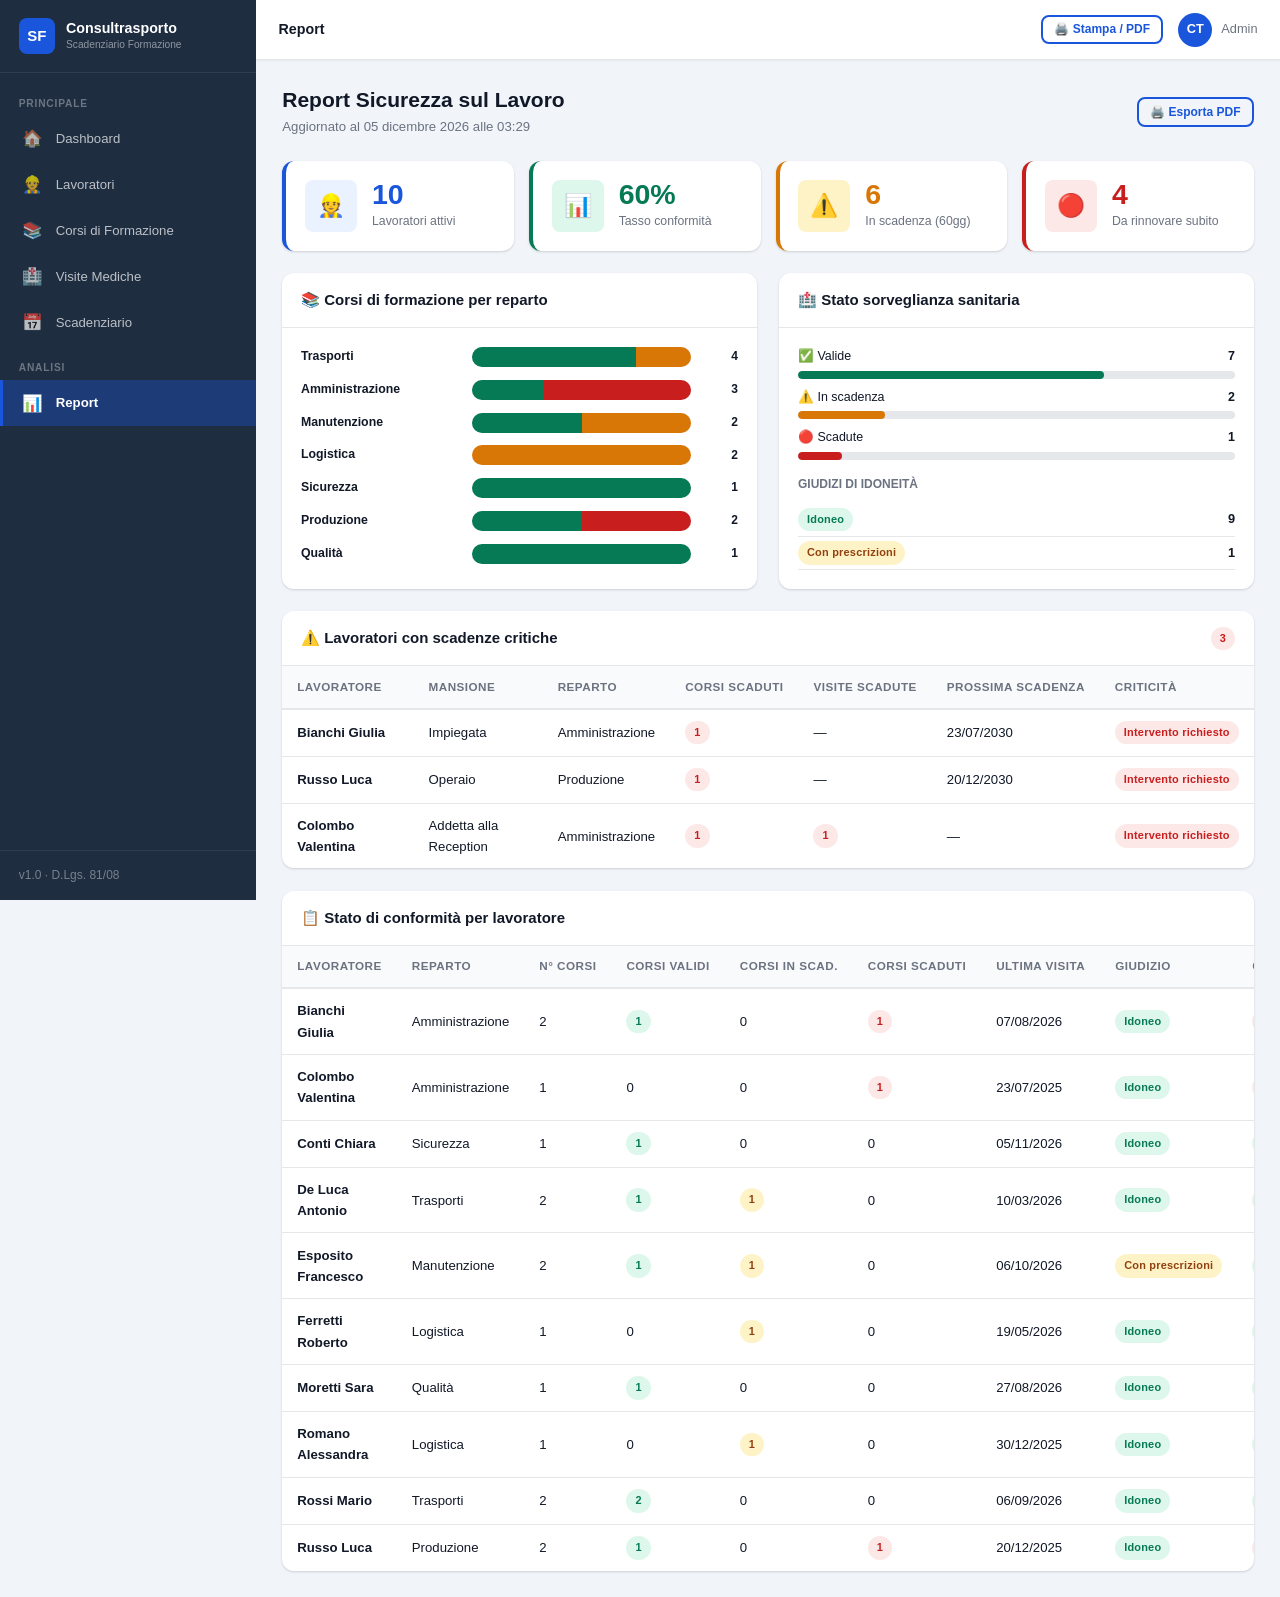
<file: report.html>
<!DOCTYPE html>
<html lang="it">
<head>
  <meta charset="UTF-8">
  <meta name="viewport" content="width=device-width, initial-scale=1.0">
  <title>Report — Consultrasporto</title>
  <link rel="stylesheet" href="css/style.css">
  <style>
    .bar-chart { display: flex; flex-direction: column; gap: .85rem; }
    .bar-row { display: flex; align-items: center; gap: .75rem; }
    .bar-label { width: 160px; font-size: .82rem; font-weight: 600; white-space: nowrap; overflow: hidden; text-overflow: ellipsis; flex-shrink: 0; }
    .bar-track { flex: 1; background: var(--border); border-radius: 999px; height: 20px; position: relative; overflow: hidden; display: flex; }
    .bar-seg { height: 100%; transition: width .5s ease; }
    .bar-row-val { width: 36px; text-align: right; font-size: .8rem; font-weight: 700; flex-shrink: 0; }
    @media print {
      .sidebar, .topbar, .btn, .no-print { display: none !important; }
      .main-content { margin-left: 0; padding-top: 0; }
      .content-inner { padding: 0; }
      body { background: #fff; }
      .card { box-shadow: none; border: 1px solid #ddd; }
    }
  </style>
</head>
<body>
<div class="app-wrapper">
  <div class="sidebar-overlay" id="sidebar-overlay"></div>
  <aside class="sidebar" id="sidebar">
    <div class="sidebar-logo">
      <div class="logo-mark">SF</div>
      <div><div class="logo-text">Consultrasporto</div><div class="logo-sub">Scadenziario Formazione</div></div>
    </div>
    <nav class="sidebar-nav">
      <div class="sidebar-section">Principale</div>
      <a href="dashboard.html" class="nav-link"><span class="nav-icon">🏠</span> Dashboard</a>
      <a href="lavoratori.html" class="nav-link"><span class="nav-icon">👷</span> Lavoratori</a>
      <a href="corsi.html" class="nav-link"><span class="nav-icon">📚</span> Corsi di Formazione</a>
      <a href="visite.html" class="nav-link"><span class="nav-icon">🏥</span> Visite Mediche</a>
      <a href="scadenze.html" class="nav-link"><span class="nav-icon">📅</span> Scadenziario</a>
      <div class="sidebar-section" style="margin-top:.5rem">Analisi</div>
      <a href="report.html" class="nav-link"><span class="nav-icon">📊</span> Report</a>
    </nav>
    <div class="sidebar-footer">v1.0 · D.Lgs. 81/08</div>
  </aside>

  <div class="main-content">
    <header class="topbar">
      <button class="sidebar-toggle btn" id="sidebar-toggle">☰</button>
      <div class="topbar-title">Report</div>
      <button class="btn btn-outline btn-sm no-print" onclick="window.print()">🖨️ Stampa / PDF</button>
      <div class="topbar-user"><div class="topbar-avatar">CT</div><span>Admin</span></div>
    </header>

    <main class="content-inner">
      <div class="page-header">
        <div>
          <h2>Report Sicurezza sul Lavoro</h2>
          <p id="report-date">Aggiornato al —</p>
        </div>
        <button class="btn btn-outline btn-sm no-print" onclick="window.print()">🖨️ Esporta PDF</button>
      </div>

      <!-- KPI globale -->
      <div class="stat-grid mb-3" id="report-kpi"></div>

      <!-- Due colonne: grafici -->
      <div style="display:grid;grid-template-columns:1fr 1fr;gap:1.5rem;margin-bottom:1.5rem" class="two-cols">
        <!-- Stato corsi per reparto -->
        <div class="card">
          <div class="card-header"><h3>📚 Corsi di formazione per reparto</h3></div>
          <div class="card-body">
            <div class="bar-chart" id="chart-reparti"></div>
          </div>
        </div>
        <!-- Stato visite -->
        <div class="card">
          <div class="card-header"><h3>🏥 Stato sorveglianza sanitaria</h3></div>
          <div class="card-body">
            <div id="visite-chart-wrap"></div>
            <div style="margin-top:1rem">
              <div style="font-size:.8rem;font-weight:700;color:var(--text-muted);text-transform:uppercase;margin-bottom:.6rem">Giudizi di idoneità</div>
              <div id="giudizi-chart"></div>
            </div>
          </div>
        </div>
      </div>

      <!-- Tabella lavoratori con problemi -->
      <div class="card mb-3">
        <div class="card-header">
          <h3>⚠️ Lavoratori con scadenze critiche</h3>
          <span class="badge badge-danger" id="critici-count">0</span>
        </div>
        <div class="table-wrap">
          <table class="table">
            <thead>
              <tr>
                <th>Lavoratore</th>
                <th>Mansione</th>
                <th>Reparto</th>
                <th>Corsi scaduti</th>
                <th>Visite scadute</th>
                <th>Prossima scadenza</th>
                <th>Criticità</th>
              </tr>
            </thead>
            <tbody id="critici-tbody"></tbody>
          </table>
        </div>
      </div>

      <!-- Tabella completa conformità -->
      <div class="card">
        <div class="card-header"><h3>📋 Stato di conformità per lavoratore</h3></div>
        <div class="table-wrap">
          <table class="table">
            <thead>
              <tr>
                <th>Lavoratore</th>
                <th>Reparto</th>
                <th>N° Corsi</th>
                <th>Corsi validi</th>
                <th>Corsi in scad.</th>
                <th>Corsi scaduti</th>
                <th>Ultima visita</th>
                <th>Giudizio</th>
                <th>Conformità</th>
              </tr>
            </thead>
            <tbody id="conformita-tbody"></tbody>
          </table>
        </div>
      </div>

    </main>
  </div>
</div>

<script src="js/data.js"></script>
<script src="js/app.js"></script>
<script>
document.addEventListener('DOMContentLoaded', () => {
  const now = new Date();
  document.getElementById('report-date').textContent =
    'Aggiornato al ' + now.toLocaleDateString('it-IT', {day:'2-digit',month:'long',year:'numeric'}) +
    ' alle ' + now.toLocaleTimeString('it-IT', {hour:'2-digit',minute:'2-digit'});

  renderKPI();
  renderChartReparti();
  renderVisiteChart();
  renderCritici();
  renderConformita();
});

function renderKPI() {
  const s = DB.getStats();
  const totScaduti = s.corsiScaduti + s.visiteScadute;
  const totInSc = s.corsiInScadenza + s.visiteInScadenza;
  const totValidi = s.corsiValidi + s.visiteValide;
  const tot = totScaduti + totInSc + totValidi || 1;
  const pctOk = Math.round((totValidi / tot) * 100);
  document.getElementById('report-kpi').innerHTML = `
    <div class="stat-card primary"><div class="stat-icon">👷</div><div class="stat-body"><div class="stat-value">${s.lavoratori}</div><div class="stat-label">Lavoratori attivi</div></div></div>
    <div class="stat-card success"><div class="stat-icon">📊</div><div class="stat-body"><div class="stat-value">${pctOk}%</div><div class="stat-label">Tasso conformità</div></div></div>
    <div class="stat-card warning"><div class="stat-icon">⚠️</div><div class="stat-body"><div class="stat-value">${totInSc}</div><div class="stat-label">In scadenza (60gg)</div></div></div>
    <div class="stat-card danger"><div class="stat-icon">🔴</div><div class="stat-body"><div class="stat-value">${totScaduti}</div><div class="stat-label">Da rinnovare subito</div></div></div>
  `;
}

function renderChartReparti() {
  const reparti = {};
  DB.getLavoratori().filter(l => l.attivo).forEach(l => {
    if (!reparti[l.reparto]) reparti[l.reparto] = { validi: 0, inSc: 0, scaduti: 0 };
    DB.getCorsi().filter(c => c.lavoratoreId === l.id).forEach(c => {
      const st = DB.getStatus(c.dataScadenza);
      if (st === 'valido') reparti[l.reparto].validi++;
      else if (st === 'in-scadenza') reparti[l.reparto].inSc++;
      else reparti[l.reparto].scaduti++;
    });
  });

  document.getElementById('chart-reparti').innerHTML = Object.entries(reparti).map(([rep, v]) => {
    const tot = v.validi + v.inSc + v.scaduti || 1;
    const pV = (v.validi/tot*100).toFixed(0);
    const pI = (v.inSc/tot*100).toFixed(0);
    const pS = (v.scaduti/tot*100).toFixed(0);
    return `
      <div class="bar-row">
        <div class="bar-label" title="${rep}">${rep}</div>
        <div class="bar-track">
          <div class="bar-seg" style="width:${pV}%;background:var(--success)" title="${v.validi} validi"></div>
          <div class="bar-seg" style="width:${pI}%;background:#d97706" title="${v.inSc} in scadenza"></div>
          <div class="bar-seg" style="width:${pS}%;background:var(--danger)" title="${v.scaduti} scaduti"></div>
        </div>
        <div class="bar-row-val">${tot}</div>
      </div>`;
  }).join('') || '<p class="text-muted text-sm">Nessun dato</p>';
}

function renderVisiteChart() {
  const visite = DB.getVisite();
  const v = DB.getStats();
  const tot = v.visiteValide + v.visiteInScadenza + v.visiteScadute || 1;
  const bars = [
    { label: '✅ Valide', val: v.visiteValide, color: 'var(--success)', bg: 'bg-success' },
    { label: '⚠️ In scadenza', val: v.visiteInScadenza, color: '#d97706', bg: 'bg-warning' },
    { label: '🔴 Scadute', val: v.visiteScadute, color: 'var(--danger)', bg: 'bg-danger' },
  ];
  document.getElementById('visite-chart-wrap').innerHTML = bars.map(b => `
    <div style="margin-bottom:.6rem">
      <div style="display:flex;justify-content:space-between;font-size:.83rem;margin-bottom:.25rem">
        <span>${b.label}</span><strong>${b.val}</strong>
      </div>
      <div class="progress">
        <div class="progress-bar ${b.bg}" style="width:${(b.val/tot*100).toFixed(0)}%"></div>
      </div>
    </div>`).join('');

  // Giudizi
  const giudizi = {};
  visite.forEach(v => {
    const g = v.giudizio || 'Non specificato';
    giudizi[g] = (giudizi[g] || 0) + 1;
  });
  document.getElementById('giudizi-chart').innerHTML = Object.entries(giudizi).map(([g, n]) =>
    `<div style="display:flex;justify-content:space-between;align-items:center;padding:.3rem 0;border-bottom:1px solid var(--border);font-size:.85rem">
      <span>${giudizioBadge(g)}</span><strong>${n}</strong>
    </div>`).join('');
}

function renderCritici() {
  const lavoratori = DB.getLavoratori().filter(l => l.attivo);
  const critici = [];
  lavoratori.forEach(l => {
    const cScaduti = DB.getCorsi().filter(c => c.lavoratoreId === l.id && DB.getStatus(c.dataScadenza) === 'scaduto');
    const vScadute = DB.getVisite().filter(v => v.lavoratoreId === l.id && DB.getStatus(v.dataScadenza) === 'scaduto');
    if (cScaduti.length > 0 || vScadute.length > 0) {
      const prossimaCorsi = DB.getCorsi().filter(c => c.lavoratoreId === l.id && DB.getStatus(c.dataScadenza) !== 'scaduto')
        .sort((a,b)=>new Date(a.dataScadenza)-new Date(b.dataScadenza))[0];
      critici.push({ l, cScaduti: cScaduti.length, vScadute: vScadute.length, prossima: prossimaCorsi?.dataScadenza });
    }
  });
  document.getElementById('critici-count').textContent = critici.length;
  document.getElementById('critici-tbody').innerHTML = critici.length ? critici.map(({ l, cScaduti, vScadute, prossima }) => `
    <tr>
      <td><strong>${l.cognome} ${l.nome}</strong></td>
      <td>${l.mansione}</td>
      <td>${l.reparto}</td>
      <td>${cScaduti > 0 ? `<span class="badge badge-danger">${cScaduti}</span>` : '—'}</td>
      <td>${vScadute > 0 ? `<span class="badge badge-danger">${vScadute}</span>` : '—'}</td>
      <td>${prossima ? fmtDate(prossima) : '—'}</td>
      <td><span class="badge badge-danger">Intervento richiesto</span></td>
    </tr>`).join('')
    : '<tr class="table-empty"><td colspan="7">Nessun lavoratore con scadenze critiche ✅</td></tr>';
}

function renderConformita() {
  const lavoratori = DB.getLavoratori().filter(l => l.attivo)
    .sort((a,b) => a.cognome.localeCompare(b.cognome));

  document.getElementById('conformita-tbody').innerHTML = lavoratori.map(l => {
    const corsi = DB.getCorsi().filter(c => c.lavoratoreId === l.id);
    const cValidi = corsi.filter(c => DB.getStatus(c.dataScadenza) === 'valido').length;
    const cInSc = corsi.filter(c => DB.getStatus(c.dataScadenza) === 'in-scadenza').length;
    const cScad = corsi.filter(c => DB.getStatus(c.dataScadenza) === 'scaduto').length;
    const visite = DB.getVisite().filter(v => v.lavoratoreId === l.id)
      .sort((a,b) => new Date(b.dataVisita) - new Date(a.dataVisita));
    const ultimaVisita = visite[0];
    const conforme = cScad === 0 && (!ultimaVisita || DB.getStatus(ultimaVisita.dataScadenza) !== 'scaduto');
    return `
      <tr>
        <td><strong>${l.cognome} ${l.nome}</strong></td>
        <td>${l.reparto}</td>
        <td>${corsi.length}</td>
        <td>${cValidi > 0 ? `<span class="badge badge-success">${cValidi}</span>` : '0'}</td>
        <td>${cInSc > 0 ? `<span class="badge badge-warning">${cInSc}</span>` : '0'}</td>
        <td>${cScad > 0 ? `<span class="badge badge-danger">${cScad}</span>` : '0'}</td>
        <td>${ultimaVisita ? fmtDate(ultimaVisita.dataVisita) : '—'}</td>
        <td>${ultimaVisita ? giudizioBadge(ultimaVisita.giudizio) : '—'}</td>
        <td>${conforme
          ? '<span class="badge badge-success">✓ Conforme</span>'
          : '<span class="badge badge-danger">✗ Non conforme</span>'}</td>
      </tr>`;
  }).join('') || '<tr class="table-empty"><td colspan="9">Nessun lavoratore</td></tr>';
}
</script>
<style>
@media (max-width: 700px) { .two-cols { grid-template-columns: 1fr !important; } }
</style>
</body>
</html>
</file>
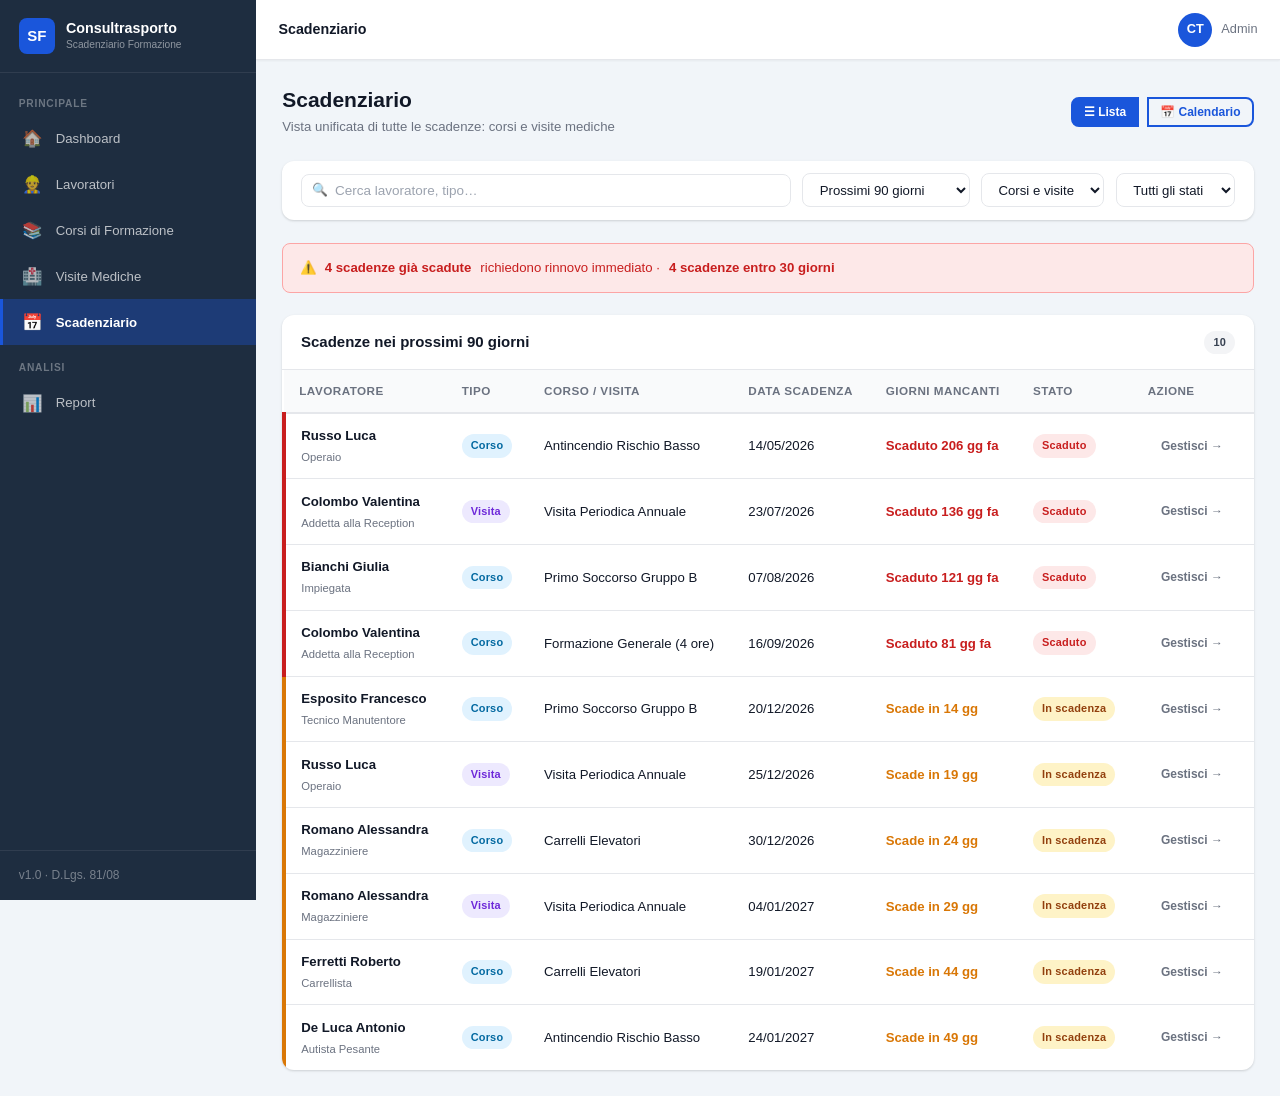
<file: scadenze.html>
<!DOCTYPE html>
<html lang="it">
<head>
  <meta charset="UTF-8">
  <meta name="viewport" content="width=device-width, initial-scale=1.0">
  <title>Scadenziario — Consultrasporto</title>
  <link rel="stylesheet" href="css/style.css">
  <style>
    .view-toggle .btn { border-radius: 0; }
    .view-toggle .btn:first-child { border-radius: var(--radius) 0 0 var(--radius); }
    .view-toggle .btn:last-child { border-radius: 0 var(--radius) var(--radius) 0; }
    .view-toggle .btn.active-view { background: var(--primary); color: #fff; border-color: var(--primary); }
    #list-view, #cal-view { display: none; }
    #list-view.active-panel, #cal-view.active-panel { display: block; }
    .urgency-row td:first-child { border-left: 4px solid transparent; }
    .urgency-row.scaduto td:first-child { border-left-color: var(--danger); }
    .urgency-row.in-scadenza td:first-child { border-left-color: #d97706; }
    .urgency-row.valido td:first-child { border-left-color: var(--success); }
  </style>
</head>
<body>
<div class="app-wrapper">
  <div class="sidebar-overlay" id="sidebar-overlay"></div>
  <aside class="sidebar" id="sidebar">
    <div class="sidebar-logo">
      <div class="logo-mark">SF</div>
      <div><div class="logo-text">Consultrasporto</div><div class="logo-sub">Scadenziario Formazione</div></div>
    </div>
    <nav class="sidebar-nav">
      <div class="sidebar-section">Principale</div>
      <a href="dashboard.html" class="nav-link"><span class="nav-icon">🏠</span> Dashboard</a>
      <a href="lavoratori.html" class="nav-link"><span class="nav-icon">👷</span> Lavoratori</a>
      <a href="corsi.html" class="nav-link"><span class="nav-icon">📚</span> Corsi di Formazione</a>
      <a href="visite.html" class="nav-link"><span class="nav-icon">🏥</span> Visite Mediche</a>
      <a href="scadenze.html" class="nav-link"><span class="nav-icon">📅</span> Scadenziario</a>
      <div class="sidebar-section" style="margin-top:.5rem">Analisi</div>
      <a href="report.html" class="nav-link"><span class="nav-icon">📊</span> Report</a>
    </nav>
    <div class="sidebar-footer">v1.0 · D.Lgs. 81/08</div>
  </aside>

  <div class="main-content">
    <header class="topbar">
      <button class="sidebar-toggle btn" id="sidebar-toggle">☰</button>
      <div class="topbar-title">Scadenziario</div>
      <div class="topbar-user"><div class="topbar-avatar">CT</div><span>Admin</span></div>
    </header>

    <main class="content-inner">
      <div class="page-header">
        <div>
          <h2>Scadenziario</h2>
          <p>Vista unificata di tutte le scadenze: corsi e visite mediche</p>
        </div>
        <div class="view-toggle btn-group">
          <button class="btn btn-outline btn-sm active-view" id="btn-list" onclick="setView('list')">☰ Lista</button>
          <button class="btn btn-outline btn-sm" id="btn-cal" onclick="setView('cal')">📅 Calendario</button>
        </div>
      </div>

      <!-- Filters -->
      <div class="card mb-3">
        <div class="card-body" style="padding:.85rem 1.25rem">
          <div class="toolbar">
            <div class="search-box" style="flex:2">
              <input type="text" class="form-control" id="search-sc" placeholder="Cerca lavoratore, tipo…" oninput="renderList()">
            </div>
            <select class="filter-select" id="filter-periodo" onchange="renderList(); renderCalendar()">
              <option value="30">Prossimi 30 giorni</option>
              <option value="60">Prossimi 60 giorni</option>
              <option value="90" selected>Prossimi 90 giorni</option>
              <option value="180">Prossimi 180 giorni</option>
              <option value="0">Tutti (inclusi scaduti)</option>
            </select>
            <select class="filter-select" id="filter-tipo-sc" onchange="renderList()">
              <option value="">Corsi e visite</option>
              <option value="corso">Solo corsi</option>
              <option value="visita">Solo visite</option>
            </select>
            <select class="filter-select" id="filter-stato-sc" onchange="renderList()">
              <option value="">Tutti gli stati</option>
              <option value="scaduto">Scaduti</option>
              <option value="in-scadenza">In scadenza</option>
              <option value="valido">Validi</option>
            </select>
          </div>
        </div>
      </div>

      <!-- Alert summary -->
      <div id="sc-alert" class="mb-3"></div>

      <!-- LIST VIEW -->
      <div id="list-view" class="active-panel">
        <div class="card">
          <div class="card-header">
            <h3 id="list-title">Scadenze</h3>
            <span class="badge badge-secondary" id="sc-count">0</span>
          </div>
          <div class="table-wrap">
            <table class="table">
              <thead>
                <tr>
                  <th>Lavoratore</th>
                  <th>Tipo</th>
                  <th>Corso / Visita</th>
                  <th>Data scadenza</th>
                  <th>Giorni mancanti</th>
                  <th>Stato</th>
                  <th>Azione</th>
                </tr>
              </thead>
              <tbody id="sc-tbody">
                <tr class="table-empty"><td colspan="7">Caricamento…</td></tr>
              </tbody>
            </table>
          </div>
        </div>
      </div>

      <!-- CALENDAR VIEW -->
      <div id="cal-view">
        <div class="card">
          <div class="card-header">
            <div class="cal-header" style="width:100%">
              <button class="btn btn-ghost btn-sm" onclick="calPrev()">← Mese prec.</button>
              <span class="cal-month" id="cal-month-label"></span>
              <button class="btn btn-ghost btn-sm" onclick="calNext()">Mese succ. →</button>
            </div>
          </div>
          <div class="card-body">
            <div class="cal-grid" id="cal-daynames">
              <div class="cal-day-name">Lun</div>
              <div class="cal-day-name">Mar</div>
              <div class="cal-day-name">Mer</div>
              <div class="cal-day-name">Gio</div>
              <div class="cal-day-name">Ven</div>
              <div class="cal-day-name">Sab</div>
              <div class="cal-day-name">Dom</div>
            </div>
            <div class="cal-grid" id="cal-body" style="margin-top:2px"></div>
          </div>
          <div class="card-footer">
            <div style="display:flex;gap:1.5rem;flex-wrap:wrap;font-size:.82rem">
              <span><span class="badge badge-success">●</span> Valido</span>
              <span><span class="badge badge-warning">●</span> In scadenza (≤60gg)</span>
              <span><span class="badge badge-danger">●</span> Scaduto</span>
            </div>
          </div>
        </div>
      </div>

    </main>
  </div>
</div>

<script src="js/data.js"></script>
<script src="js/app.js"></script>
<script>
let currentView = 'list';
let calYear, calMonth;

document.addEventListener('DOMContentLoaded', () => {
  const now = new Date();
  calYear = now.getFullYear();
  calMonth = now.getMonth();
  renderList();
  renderAlert();
});

function setView(v) {
  currentView = v;
  document.getElementById('list-view').classList.toggle('active-panel', v === 'list');
  document.getElementById('cal-view').classList.toggle('active-panel', v === 'cal');
  document.getElementById('btn-list').classList.toggle('active-view', v === 'list');
  document.getElementById('btn-cal').classList.toggle('active-view', v === 'cal');
  if (v === 'cal') renderCalendar();
}

function getAllScadenze(giorni) {
  const all = [];
  const today = new Date();
  const cutoff = new Date();
  if (giorni > 0) cutoff.setDate(cutoff.getDate() + giorni);

  DB.getCorsi().forEach(c => {
    const d = new Date(c.dataScadenza);
    if (giorni === 0 || d <= cutoff) {
      const lav = DB.getLavoratore(c.lavoratoreId);
      all.push({
        tipo: 'corso', tipoLabel: c.tipoCorso,
        lavoratore: lav ? `${lav.cognome} ${lav.nome}` : '—',
        lavMansione: lav ? lav.mansione : '',
        dataScadenza: c.dataScadenza,
        status: DB.getStatus(c.dataScadenza),
        giorni: DB.getDaysToExpiry(c.dataScadenza),
        href: 'corsi.html'
      });
    }
  });

  DB.getVisite().forEach(v => {
    const d = new Date(v.dataScadenza);
    if (giorni === 0 || d <= cutoff) {
      const lav = DB.getLavoratore(v.lavoratoreId);
      all.push({
        tipo: 'visita', tipoLabel: v.tipoVisita,
        lavoratore: lav ? `${lav.cognome} ${lav.nome}` : '—',
        lavMansione: lav ? lav.mansione : '',
        dataScadenza: v.dataScadenza,
        status: DB.getStatus(v.dataScadenza),
        giorni: DB.getDaysToExpiry(v.dataScadenza),
        href: 'visite.html'
      });
    }
  });

  all.sort((a, b) => new Date(a.dataScadenza) - new Date(b.dataScadenza));
  return all;
}

function renderList() {
  const q = document.getElementById('search-sc').value.toLowerCase();
  const periodo = parseInt(document.getElementById('filter-periodo').value);
  const tipo = document.getElementById('filter-tipo-sc').value;
  const stato = document.getElementById('filter-stato-sc').value;

  let items = getAllScadenze(periodo).filter(it => {
    const match = `${it.lavoratore} ${it.tipoLabel}`.toLowerCase().includes(q);
    const tMatch = !tipo || it.tipo === tipo;
    const sMatch = !stato || it.status === stato;
    return match && tMatch && sMatch;
  });

  const label = periodo === 0 ? 'Tutte le scadenze' : `Scadenze nei prossimi ${periodo} giorni`;
  document.getElementById('list-title').textContent = label;
  document.getElementById('sc-count').textContent = items.length;

  document.getElementById('sc-tbody').innerHTML = items.length ? items.map(it => `
    <tr class="urgency-row ${it.status}">
      <td><strong>${it.lavoratore}</strong><br><span class="text-xs text-muted">${it.lavMansione}</span></td>
      <td>${tipoBadge(it.tipo)}</td>
      <td>${it.tipoLabel}</td>
      <td>${fmtDate(it.dataScadenza)}</td>
      <td>
        <span style="font-weight:700;color:${it.giorni < 0 ? 'var(--danger)' : it.giorni <= 60 ? '#d97706' : 'var(--success)'}">
          ${daysLabel(it.giorni)}
        </span>
      </td>
      <td>${statusBadge(it.status)}</td>
      <td><a href="${it.href}" class="btn btn-ghost btn-sm">Gestisci →</a></td>
    </tr>`).join('')
    : '<tr class="table-empty"><td colspan="7">Nessuna scadenza nel periodo selezionato ✅</td></tr>';
}

function renderAlert() {
  const scaduti = getAllScadenze(0).filter(x => x.status === 'scaduto').length;
  const imm30 = getAllScadenze(30).filter(x => x.status === 'in-scadenza').length;
  const parts = [];
  if (scaduti > 0) parts.push(`<strong>${scaduti} scadenze già scadute</strong> richiedono rinnovo immediato`);
  if (imm30 > 0) parts.push(`<strong>${imm30} scadenze entro 30 giorni</strong>`);
  if (parts.length > 0) {
    document.getElementById('sc-alert').innerHTML = `<div class="alert alert-danger">⚠️ ${parts.join(' · ')}</div>`;
  }
}

// ─── Calendar ─────────────────────────────────────────────────────────────────

function calPrev() {
  calMonth--;
  if (calMonth < 0) { calMonth = 11; calYear--; }
  renderCalendar();
}
function calNext() {
  calMonth++;
  if (calMonth > 11) { calMonth = 0; calYear++; }
  renderCalendar();
}

function renderCalendar() {
  const MESI = ['Gennaio','Febbraio','Marzo','Aprile','Maggio','Giugno','Luglio','Agosto','Settembre','Ottobre','Novembre','Dicembre'];
  document.getElementById('cal-month-label').textContent = `${MESI[calMonth]} ${calYear}`;

  const allItems = getAllScadenze(0);
  const byDay = {};
  allItems.forEach(it => {
    const k = it.dataScadenza;
    if (!byDay[k]) byDay[k] = [];
    byDay[k].push(it);
  });

  const today = new Date();
  const firstDay = new Date(calYear, calMonth, 1);
  const lastDay = new Date(calYear, calMonth + 1, 0);
  let startDow = firstDay.getDay(); // 0=Sun
  startDow = startDow === 0 ? 6 : startDow - 1; // Mon=0

  let cells = '';
  // Prev month padding
  for (let i = 0; i < startDow; i++) {
    const d = new Date(calYear, calMonth, 1 - startDow + i);
    cells += `<div class="cal-cell other-month"><div class="cal-date">${d.getDate()}</div></div>`;
  }
  // Current month
  for (let d = 1; d <= lastDay.getDate(); d++) {
    const dateStr = `${calYear}-${String(calMonth+1).padStart(2,'0')}-${String(d).padStart(2,'0')}`;
    const isToday = today.getDate()===d && today.getMonth()===calMonth && today.getFullYear()===calYear;
    const events = byDay[dateStr] || [];
    const evHtml = events.slice(0,3).map(it =>
      `<div class="cal-event ${it.status}" title="${it.lavoratore}: ${it.tipoLabel}">${it.lavoratore.split(' ')[0]}</div>`
    ).join('') + (events.length > 3 ? `<div class="cal-event in-scadenza">+${events.length-3} altri</div>` : '');
    cells += `<div class="cal-cell ${isToday?'today':''}"><div class="cal-date">${d}</div>${evHtml}</div>`;
  }
  // Next month padding
  const totalCells = startDow + lastDay.getDate();
  const remaining = Math.ceil(totalCells / 7) * 7 - totalCells;
  for (let i = 1; i <= remaining; i++) {
    cells += `<div class="cal-cell other-month"><div class="cal-date">${i}</div></div>`;
  }

  document.getElementById('cal-body').innerHTML = cells;
}
</script>
</body>
</html>
</file>
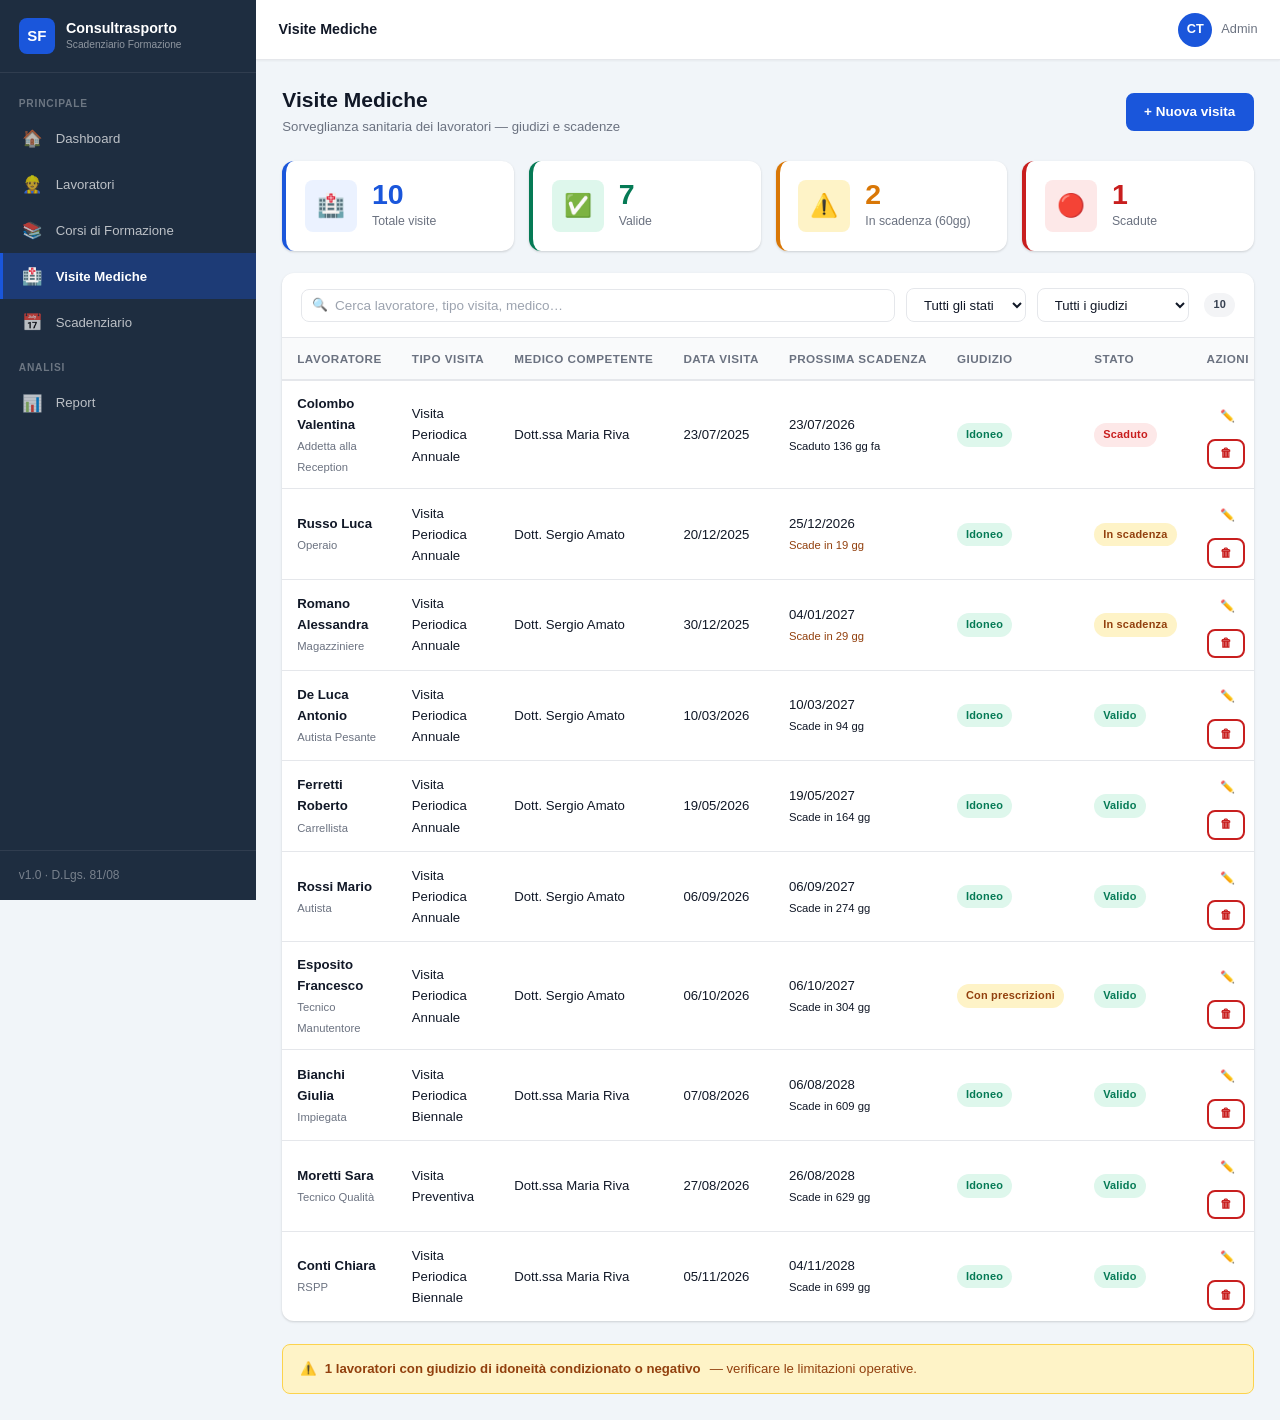
<file: visite.html>
<!DOCTYPE html>
<html lang="it">
<head>
  <meta charset="UTF-8">
  <meta name="viewport" content="width=device-width, initial-scale=1.0">
  <title>Visite Mediche — Consultrasporto</title>
  <link rel="stylesheet" href="css/style.css">
</head>
<body>
<div class="app-wrapper">
  <div class="sidebar-overlay" id="sidebar-overlay"></div>
  <aside class="sidebar" id="sidebar">
    <div class="sidebar-logo">
      <div class="logo-mark">SF</div>
      <div><div class="logo-text">Consultrasporto</div><div class="logo-sub">Scadenziario Formazione</div></div>
    </div>
    <nav class="sidebar-nav">
      <div class="sidebar-section">Principale</div>
      <a href="dashboard.html" class="nav-link"><span class="nav-icon">🏠</span> Dashboard</a>
      <a href="lavoratori.html" class="nav-link"><span class="nav-icon">👷</span> Lavoratori</a>
      <a href="corsi.html" class="nav-link"><span class="nav-icon">📚</span> Corsi di Formazione</a>
      <a href="visite.html" class="nav-link"><span class="nav-icon">🏥</span> Visite Mediche</a>
      <a href="scadenze.html" class="nav-link"><span class="nav-icon">📅</span> Scadenziario</a>
      <div class="sidebar-section" style="margin-top:.5rem">Analisi</div>
      <a href="report.html" class="nav-link"><span class="nav-icon">📊</span> Report</a>
    </nav>
    <div class="sidebar-footer">v1.0 · D.Lgs. 81/08</div>
  </aside>

  <div class="main-content">
    <header class="topbar">
      <button class="sidebar-toggle btn" id="sidebar-toggle">☰</button>
      <div class="topbar-title">Visite Mediche</div>
      <div class="topbar-user"><div class="topbar-avatar">CT</div><span>Admin</span></div>
    </header>

    <main class="content-inner">
      <div class="page-header">
        <div>
          <h2>Visite Mediche</h2>
          <p>Sorveglianza sanitaria dei lavoratori — giudizi e scadenze</p>
        </div>
        <button class="btn btn-primary" onclick="apriNuova()">+ Nuova visita</button>
      </div>

      <!-- KPI -->
      <div class="stat-grid mb-3" id="visite-stats"></div>

      <div class="card">
        <div class="card-header">
          <div class="toolbar" style="flex:1">
            <div class="search-box">
              <input type="text" class="form-control" id="search-visite" placeholder="Cerca lavoratore, tipo visita, medico…" oninput="renderTable()">
            </div>
            <select class="filter-select" id="filter-status" onchange="renderTable()">
              <option value="">Tutti gli stati</option>
              <option value="valido">Valide</option>
              <option value="in-scadenza">In scadenza</option>
              <option value="scaduto">Scadute</option>
            </select>
            <select class="filter-select" id="filter-giudizio" onchange="renderTable()">
              <option value="">Tutti i giudizi</option>
              <option value="Idoneo">Idoneo</option>
              <option value="Idoneo con prescrizioni">Con prescrizioni</option>
              <option value="Idoneo con limitazioni">Con limitazioni</option>
              <option value="Non idoneo temporaneo">Non idoneo temp.</option>
              <option value="Non idoneo permanente">Non idoneo perm.</option>
            </select>
          </div>
          <span class="badge badge-secondary" id="visite-count">0</span>
        </div>
        <div class="table-wrap">
          <table class="table">
            <thead>
              <tr>
                <th>Lavoratore</th>
                <th>Tipo visita</th>
                <th>Medico competente</th>
                <th>Data visita</th>
                <th>Prossima scadenza</th>
                <th>Giudizio</th>
                <th>Stato</th>
                <th>Azioni</th>
              </tr>
            </thead>
            <tbody id="visite-tbody">
              <tr class="table-empty"><td colspan="8">Caricamento…</td></tr>
            </tbody>
          </table>
        </div>
      </div>

      <!-- Non idonei alert -->
      <div id="non-idonei-alert" class="mt-3"></div>

    </main>
  </div>
</div>

<!-- Modal Visita -->
<div class="modal" id="modal-visita">
  <div class="modal-box">
    <div class="modal-header">
      <h3 id="modal-vis-title">Nuova visita medica</h3>
      <button class="modal-close btn" onclick="closeModal('modal-visita')">✕</button>
    </div>
    <div class="modal-body">
      <input type="hidden" id="vis-id">
      <div class="form-group">
        <label class="form-label">Lavoratore <span class="req">*</span></label>
        <select class="form-select" id="vis-lavoratore"></select>
      </div>
      <div class="form-grid">
        <div class="form-group form-full">
          <label class="form-label">Tipo visita <span class="req">*</span></label>
          <select class="form-select" id="vis-tipo">
            <option value="">— Seleziona tipo —</option>
            <option>Visita Preventiva</option>
            <option>Visita Periodica Annuale</option>
            <option>Visita Periodica Biennale</option>
            <option>Visita Periodica Quinquennale</option>
            <option>Visita al Rientro da Assenza</option>
            <option>Visita Straordinaria</option>
            <option>Visita in Occasione di Cambio Mansione</option>
          </select>
        </div>
        <div class="form-group form-full">
          <label class="form-label">Medico competente</label>
          <input type="text" class="form-control" id="vis-medico" placeholder="Dott. / Dott.ssa …">
        </div>
        <div class="form-group">
          <label class="form-label">Data visita <span class="req">*</span></label>
          <input type="date" class="form-control" id="vis-data">
        </div>
        <div class="form-group">
          <label class="form-label">Data prossima scadenza <span class="req">*</span></label>
          <input type="date" class="form-control" id="vis-scadenza">
        </div>
        <div class="form-group form-full">
          <label class="form-label">Giudizio di idoneità <span class="req">*</span></label>
          <select class="form-select" id="vis-giudizio">
            <option value="">— Seleziona giudizio —</option>
            <option>Idoneo</option>
            <option>Idoneo con prescrizioni</option>
            <option>Idoneo con limitazioni</option>
            <option>Non idoneo temporaneo</option>
            <option>Non idoneo permanente</option>
          </select>
        </div>
        <div class="form-group form-full">
          <label class="form-label">Note</label>
          <textarea class="form-control" id="vis-note" rows="2" placeholder="Prescrizioni, limitazioni, osservazioni…"></textarea>
        </div>
      </div>
    </div>
    <div class="modal-footer">
      <button class="btn btn-ghost" onclick="closeModal('modal-visita')">Annulla</button>
      <button class="btn btn-primary" onclick="salvaVisita()">💾 Salva</button>
    </div>
  </div>
</div>

<script src="js/data.js"></script>
<script src="js/app.js"></script>
<script>
document.addEventListener('DOMContentLoaded', () => {
  renderStats();
  renderTable();
  renderNonIdonei();
});

function renderStats() {
  const visite = DB.getVisite();
  const valide = visite.filter(v => DB.getStatus(v.dataScadenza) === 'valido').length;
  const inSc = visite.filter(v => DB.getStatus(v.dataScadenza) === 'in-scadenza').length;
  const scadute = visite.filter(v => DB.getStatus(v.dataScadenza) === 'scaduto').length;
  document.getElementById('visite-stats').innerHTML = `
    <div class="stat-card primary"><div class="stat-icon">🏥</div><div class="stat-body"><div class="stat-value">${visite.length}</div><div class="stat-label">Totale visite</div></div></div>
    <div class="stat-card success"><div class="stat-icon">✅</div><div class="stat-body"><div class="stat-value">${valide}</div><div class="stat-label">Valide</div></div></div>
    <div class="stat-card warning"><div class="stat-icon">⚠️</div><div class="stat-body"><div class="stat-value">${inSc}</div><div class="stat-label">In scadenza (60gg)</div></div></div>
    <div class="stat-card danger"><div class="stat-icon">🔴</div><div class="stat-body"><div class="stat-value">${scadute}</div><div class="stat-label">Scadute</div></div></div>
  `;
}

function renderTable() {
  const q = document.getElementById('search-visite').value.toLowerCase();
  const st = document.getElementById('filter-status').value;
  const gi = document.getElementById('filter-giudizio').value;

  let rows = DB.getVisite().filter(v => {
    const lav = DB.getLavoratore(v.lavoratoreId);
    const lavName = lav ? `${lav.cognome} ${lav.nome} ${lav.mansione}`.toLowerCase() : '';
    const match = `${lavName} ${v.tipoVisita} ${v.medico || ''}`.toLowerCase().includes(q);
    const stMatch = !st || DB.getStatus(v.dataScadenza) === st;
    const gMatch = !gi || v.giudizio === gi;
    return match && stMatch && gMatch;
  });

  rows.sort((a, b) => new Date(a.dataScadenza) - new Date(b.dataScadenza));
  document.getElementById('visite-count').textContent = rows.length;

  document.getElementById('visite-tbody').innerHTML = rows.length ? rows.map(v => {
    const lav = DB.getLavoratore(v.lavoratoreId);
    const lavName = lav ? `${lav.cognome} ${lav.nome}` : '—';
    const status = DB.getStatus(v.dataScadenza);
    const days = DB.getDaysToExpiry(v.dataScadenza);
    return `
      <tr>
        <td><strong>${lavName}</strong><br><span class="text-xs text-muted">${lav ? lav.mansione : ''}</span></td>
        <td>${v.tipoVisita}</td>
        <td>${v.medico || '—'}</td>
        <td>${fmtDate(v.dataVisita)}</td>
        <td>${fmtDate(v.dataScadenza)}<br><span class="text-xs" style="${status==='in-scadenza'?'color:var(--warning)':''}">${daysLabel(days)}</span></td>
        <td>${giudizioBadge(v.giudizio)}</td>
        <td>${statusBadge(status)}</td>
        <td>
          <div class="btn-group">
            <button class="btn btn-ghost btn-sm" onclick="editVisita('${v.id}')" title="Modifica">✏️</button>
            <button class="btn btn-outline-danger btn-sm" onclick="eliminaVisita('${v.id}')" title="Elimina">🗑</button>
          </div>
        </td>
      </tr>`;
  }).join('') : '<tr class="table-empty"><td colspan="8">Nessuna visita trovata</td></tr>';
}

function renderNonIdonei() {
  const nonIdonei = DB.getVisite().filter(v =>
    v.giudizio && (v.giudizio.includes('Non idoneo') || v.giudizio.includes('limitazioni') || v.giudizio.includes('prescrizioni'))
  );
  if (nonIdonei.length === 0) return;
  document.getElementById('non-idonei-alert').innerHTML = `
    <div class="alert alert-warning">
      ⚠️ <strong>${nonIdonei.length} lavoratori con giudizio di idoneità condizionato o negativo</strong> — verificare le limitazioni operative.
    </div>`;
}

function apriNuova() {
  resetForm();
  populateLavoratoriSelect('vis-lavoratore');
  openModal('modal-visita');
}

function salvaVisita() {
  const lavoratoreId = document.getElementById('vis-lavoratore').value;
  const tipoVisita = document.getElementById('vis-tipo').value;
  const dataVisita = document.getElementById('vis-data').value;
  const dataScadenza = document.getElementById('vis-scadenza').value;
  const giudizio = document.getElementById('vis-giudizio').value;
  if (!lavoratoreId || !tipoVisita || !dataVisita || !dataScadenza || !giudizio) {
    showToast('Compila tutti i campi obbligatori', 'error'); return;
  }
  const data = {
    lavoratoreId, tipoVisita,
    medico: document.getElementById('vis-medico').value.trim(),
    dataVisita, dataScadenza, giudizio,
    note: document.getElementById('vis-note').value.trim()
  };
  const id = document.getElementById('vis-id').value;
  if (id) { DB.updateVisita(id, data); showToast('Visita aggiornata'); }
  else { DB.addVisita(data); showToast('Visita aggiunta'); }
  closeModal('modal-visita');
  renderStats();
  renderTable();
  renderNonIdonei();
}

function editVisita(id) {
  const v = DB.getVisite().find(x => x.id === id);
  if (!v) return;
  document.getElementById('modal-vis-title').textContent = 'Modifica visita';
  document.getElementById('vis-id').value = v.id;
  populateLavoratoriSelect('vis-lavoratore', v.lavoratoreId);
  document.getElementById('vis-tipo').value = v.tipoVisita;
  document.getElementById('vis-medico').value = v.medico || '';
  document.getElementById('vis-data').value = v.dataVisita || '';
  document.getElementById('vis-scadenza').value = v.dataScadenza || '';
  document.getElementById('vis-giudizio').value = v.giudizio || '';
  document.getElementById('vis-note').value = v.note || '';
  openModal('modal-visita');
}

function resetForm() {
  document.getElementById('modal-vis-title').textContent = 'Nuova visita medica';
  ['vis-id','vis-medico','vis-data','vis-scadenza','vis-note'].forEach(id => document.getElementById(id).value = '');
  document.getElementById('vis-tipo').value = '';
  document.getElementById('vis-giudizio').value = '';
}

function eliminaVisita(id) {
  if (!confirmDelete('Eliminare questo record visita?')) return;
  DB.deleteVisita(id);
  showToast('Visita eliminata', 'warning');
  renderStats();
  renderTable();
  renderNonIdonei();
}
</script>
</body>
</html>
</file>
<file: css/style.css>
/* ─── CSS Variables ─────────────────────────────────────────────────────────── */
:root {
  --primary: #1a56db;
  --primary-dark: #1e40af;
  --primary-light: #ebf2ff;
  --success: #057a55;
  --success-bg: #def7ec;
  --warning: #92400e;
  --warning-bg: #fef3c7;
  --danger: #c81e1e;
  --danger-bg: #fde8e8;
  --info: #0369a1;
  --info-bg: #e0f2fe;
  --purple: #6d28d9;
  --purple-bg: #ede9fe;

  --sidebar-bg: #1e2d40;
  --sidebar-width: 256px;
  --navbar-h: 60px;
  --body-bg: #f1f5f9;
  --card-bg: #fff;
  --border: #e5e7eb;
  --text: #111827;
  --text-muted: #6b7280;
  --text-light: #9ca3af;

  --radius: 8px;
  --radius-lg: 12px;
  --shadow-sm: 0 1px 2px rgba(0,0,0,.05);
  --shadow: 0 1px 3px rgba(0,0,0,.1), 0 1px 2px rgba(0,0,0,.06);
  --shadow-md: 0 4px 6px rgba(0,0,0,.07), 0 2px 4px rgba(0,0,0,.06);
  --shadow-lg: 0 10px 25px rgba(0,0,0,.1);
  --t: .18s ease;
  --font: -apple-system, BlinkMacSystemFont, 'Segoe UI', Roboto, 'Helvetica Neue', Arial, sans-serif;
}

/* ─── Reset ──────────────────────────────────────────────────────────────────── */
*, *::before, *::after { box-sizing: border-box; margin: 0; padding: 0; }
html { font-size: 15px; scroll-behavior: smooth; }
body { font-family: var(--font); color: var(--text); background: var(--body-bg); line-height: 1.6; -webkit-font-smoothing: antialiased; }
a { color: var(--primary); text-decoration: none; }
a:hover { text-decoration: underline; }
img { max-width: 100%; display: block; }
ul { list-style: none; }
button { font-family: var(--font); cursor: pointer; border: none; background: none; }
input, select, textarea { font-family: var(--font); }

/* ─── Typography ─────────────────────────────────────────────────────────────── */
h1 { font-size: 2.25rem; font-weight: 800; line-height: 1.2; }
h2 { font-size: 1.75rem; font-weight: 700; line-height: 1.3; }
h3 { font-size: 1.25rem; font-weight: 600; }
h4 { font-size: 1.05rem; font-weight: 600; }
p { line-height: 1.7; }
.text-muted { color: var(--text-muted); }
.text-sm { font-size: .875rem; }
.text-xs { font-size: .75rem; }
.fw-bold { font-weight: 700; }
.fw-semibold { font-weight: 600; }

/* ─── Buttons ─────────────────────────────────────────────────────────────────── */
.btn {
  display: inline-flex; align-items: center; gap: .4rem;
  padding: .5rem 1.1rem; border-radius: var(--radius); font-size: .9rem;
  font-weight: 600; cursor: pointer; transition: all var(--t); white-space: nowrap;
  border: 2px solid transparent; line-height: 1.4;
}
.btn-sm { padding: .3rem .75rem; font-size: .8rem; }
.btn-lg { padding: .75rem 1.75rem; font-size: 1rem; }
.btn-primary { background: var(--primary); color: #fff; border-color: var(--primary); }
.btn-primary:hover { background: var(--primary-dark); border-color: var(--primary-dark); color: #fff; text-decoration: none; }
.btn-success { background: var(--success); color: #fff; border-color: var(--success); }
.btn-success:hover { background: #046c4e; color: #fff; text-decoration: none; }
.btn-danger { background: var(--danger); color: #fff; border-color: var(--danger); }
.btn-danger:hover { background: #b91c1c; color: #fff; text-decoration: none; }
.btn-warning { background: #d97706; color: #fff; border-color: #d97706; }
.btn-warning:hover { background: #b45309; color: #fff; text-decoration: none; }
.btn-outline { background: transparent; color: var(--primary); border-color: var(--primary); }
.btn-outline:hover { background: var(--primary-light); text-decoration: none; }
.btn-outline-danger { background: transparent; color: var(--danger); border-color: var(--danger); }
.btn-outline-danger:hover { background: var(--danger-bg); text-decoration: none; }
.btn-ghost { background: transparent; color: var(--text-muted); }
.btn-ghost:hover { background: var(--border); color: var(--text); text-decoration: none; }
.btn-white { background: #fff; color: var(--primary); }
.btn-white:hover { background: #f9fafb; text-decoration: none; }
.btn-group { display: flex; gap: .5rem; flex-wrap: wrap; }

/* ─── Badges ─────────────────────────────────────────────────────────────────── */
.badge {
  display: inline-flex; align-items: center; padding: .2rem .6rem;
  border-radius: 999px; font-size: .73rem; font-weight: 700; letter-spacing: .02em;
  white-space: nowrap;
}
.badge-success { background: var(--success-bg); color: var(--success); }
.badge-warning { background: var(--warning-bg); color: var(--warning); }
.badge-danger { background: var(--danger-bg); color: var(--danger); }
.badge-info { background: var(--info-bg); color: var(--info); }
.badge-purple { background: var(--purple-bg); color: var(--purple); }
.badge-secondary { background: #f3f4f6; color: #374151; }
.badge-dark { background: #374151; color: #fff; }

/* ─── Forms ──────────────────────────────────────────────────────────────────── */
.form-group { display: flex; flex-direction: column; gap: .4rem; }
.form-label { font-size: .85rem; font-weight: 600; color: var(--text); }
.form-label .req { color: var(--danger); margin-left: 2px; }
.form-control, .form-select {
  width: 100%; padding: .55rem .85rem; border: 1.5px solid var(--border);
  border-radius: var(--radius); font-size: .9rem; color: var(--text);
  background: #fff; transition: border-color var(--t), box-shadow var(--t);
}
.form-control:focus, .form-select:focus {
  outline: none; border-color: var(--primary);
  box-shadow: 0 0 0 3px rgba(26,86,219,.12);
}
.form-control::placeholder { color: var(--text-light); }
textarea.form-control { resize: vertical; min-height: 80px; }
.form-grid { display: grid; grid-template-columns: 1fr 1fr; gap: 1rem; }
.form-grid-3 { display: grid; grid-template-columns: 1fr 1fr 1fr; gap: 1rem; }
.form-full { grid-column: 1 / -1; }

/* ─── Cards ──────────────────────────────────────────────────────────────────── */
.card { background: var(--card-bg); border-radius: var(--radius-lg); box-shadow: var(--shadow); overflow: hidden; }
.card-header { padding: 1rem 1.25rem; border-bottom: 1px solid var(--border); display: flex; align-items: center; justify-content: space-between; gap: 1rem; }
.card-header h3 { font-size: 1rem; font-weight: 700; }
.card-body { padding: 1.25rem; }
.card-footer { padding: 1rem 1.25rem; border-top: 1px solid var(--border); background: #f9fafb; }

/* ─── Stat cards ─────────────────────────────────────────────────────────────── */
.stat-card {
  background: var(--card-bg); border-radius: var(--radius-lg); padding: 1.25rem;
  display: flex; align-items: center; gap: 1rem; box-shadow: var(--shadow);
  border-left: 4px solid transparent; transition: transform var(--t);
}
.stat-card:hover { transform: translateY(-2px); }
.stat-card.primary { border-left-color: var(--primary); }
.stat-card.success { border-left-color: var(--success); }
.stat-card.warning { border-left-color: #d97706; }
.stat-card.danger { border-left-color: var(--danger); }
.stat-icon {
  width: 52px; height: 52px; border-radius: var(--radius); display: flex;
  align-items: center; justify-content: center; font-size: 1.5rem; flex-shrink: 0;
}
.stat-card.primary .stat-icon { background: var(--primary-light); }
.stat-card.success .stat-icon { background: var(--success-bg); }
.stat-card.warning .stat-icon { background: var(--warning-bg); }
.stat-card.danger .stat-icon { background: var(--danger-bg); }
.stat-body { flex: 1; min-width: 0; }
.stat-value { font-size: 1.9rem; font-weight: 800; line-height: 1.1; }
.stat-card.primary .stat-value { color: var(--primary); }
.stat-card.success .stat-value { color: var(--success); }
.stat-card.warning .stat-value { color: #d97706; }
.stat-card.danger .stat-value { color: var(--danger); }
.stat-label { font-size: .82rem; color: var(--text-muted); font-weight: 500; margin-top: .1rem; }
.stat-grid { display: grid; grid-template-columns: repeat(auto-fit, minmax(220px, 1fr)); gap: 1rem; }

/* ─── Tables ─────────────────────────────────────────────────────────────────── */
.table-wrap { overflow-x: auto; -webkit-overflow-scrolling: touch; }
.table { width: 100%; border-collapse: collapse; font-size: .88rem; }
.table th {
  background: #f9fafb; border-bottom: 2px solid var(--border);
  padding: .75rem 1rem; text-align: left; font-size: .78rem;
  font-weight: 700; color: var(--text-muted); text-transform: uppercase; letter-spacing: .04em;
  white-space: nowrap;
}
.table td { padding: .75rem 1rem; border-bottom: 1px solid var(--border); vertical-align: middle; }
.table tbody tr:hover { background: #f8faff; }
.table tbody tr:last-child td { border-bottom: none; }
.table-empty td { text-align: center; color: var(--text-muted); padding: 2.5rem; font-size: .9rem; }

/* ─── Toolbar (search + filter bar) ─────────────────────────────────────────── */
.toolbar { display: flex; gap: .75rem; align-items: center; flex-wrap: wrap; }
.search-box { position: relative; flex: 1; min-width: 200px; }
.search-box input { padding-left: 2.2rem; }
.search-box::before { content: '🔍'; position: absolute; left: .7rem; top: 50%; transform: translateY(-50%); font-size: .85rem; pointer-events: none; }
.filter-select { padding: .5rem .85rem; border: 1.5px solid var(--border); border-radius: var(--radius); font-size: .88rem; background: #fff; color: var(--text); cursor: pointer; }
.filter-select:focus { outline: none; border-color: var(--primary); }

/* ─── Modals ─────────────────────────────────────────────────────────────────── */
.modal {
  display: none; position: fixed; inset: 0; z-index: 1000;
  align-items: center; justify-content: center; padding: 1rem;
  background: rgba(0,0,0,.55);
}
.modal.active { display: flex; }
.modal-box {
  background: #fff; border-radius: var(--radius-lg); box-shadow: var(--shadow-lg);
  width: 100%; max-width: 600px; max-height: 92vh; overflow: auto;
  animation: modalIn .2s ease;
}
.modal-box.modal-sm { max-width: 420px; }
.modal-box.modal-lg { max-width: 780px; }
@keyframes modalIn { from { opacity: 0; transform: translateY(-20px) scale(.97); } }
.modal-header {
  padding: 1.25rem 1.5rem; border-bottom: 1px solid var(--border);
  display: flex; align-items: center; justify-content: space-between;
}
.modal-header h3 { font-size: 1.1rem; font-weight: 700; }
.modal-close { font-size: 1.3rem; color: var(--text-muted); width: 32px; height: 32px; display: flex; align-items: center; justify-content: center; border-radius: 6px; }
.modal-close:hover { background: var(--border); color: var(--text); }
.modal-body { padding: 1.5rem; display: flex; flex-direction: column; gap: 1.1rem; }
.modal-footer { padding: 1rem 1.5rem; border-top: 1px solid var(--border); display: flex; justify-content: flex-end; gap: .75rem; }

/* ─── Toast ──────────────────────────────────────────────────────────────────── */
#toast-container { position: fixed; bottom: 1.5rem; right: 1.5rem; z-index: 9999; display: flex; flex-direction: column; gap: .5rem; }
.toast {
  display: flex; align-items: center; justify-content: space-between; gap: 1rem;
  padding: .8rem 1.1rem; border-radius: var(--radius); font-size: .88rem;
  font-weight: 500; box-shadow: var(--shadow-lg); min-width: 240px; max-width: 380px;
  transform: translateX(110%); transition: transform .3s ease; background: #1f2937; color: #fff;
}
.toast.show { transform: translateX(0); }
.toast button { color: #9ca3af; font-size: 1rem; padding: 0 .2rem; }
.toast-success { background: var(--success); color: #fff; }
.toast-error { background: var(--danger); color: #fff; }
.toast-warning { background: #d97706; color: #fff; }
.toast-info { background: var(--info); color: #fff; }

/* ─── Page header ────────────────────────────────────────────────────────────── */
.page-header { display: flex; align-items: center; justify-content: space-between; gap: 1rem; margin-bottom: 1.5rem; flex-wrap: wrap; }
.page-header h2 { font-size: 1.4rem; }
.page-header p { font-size: .88rem; color: var(--text-muted); margin-top: .15rem; }
.breadcrumb { font-size: .8rem; color: var(--text-muted); display: flex; gap: .4rem; align-items: center; }
.breadcrumb span:last-child { color: var(--text); font-weight: 600; }

/* ─── ───────────────────────────────────────────────────────────────────────── */
/*  APP LAYOUT                                                                    */
/* ─── ───────────────────────────────────────────────────────────────────────── */

.app-wrapper { display: flex; min-height: 100vh; }

/* Sidebar */
.sidebar {
  width: var(--sidebar-width); background: var(--sidebar-bg); color: #fff;
  display: flex; flex-direction: column; flex-shrink: 0;
  position: fixed; top: 0; left: 0; height: 100vh; z-index: 200;
  transition: transform var(--t);
}
.sidebar-logo {
  padding: 1.2rem 1.25rem; border-bottom: 1px solid rgba(255,255,255,.08);
  display: flex; align-items: center; gap: .75rem;
}
.logo-mark {
  width: 36px; height: 36px; background: var(--primary); border-radius: 8px;
  display: flex; align-items: center; justify-content: center; font-size: 1rem; font-weight: 900; color: #fff; flex-shrink: 0;
}
.logo-text { font-size: .95rem; font-weight: 700; color: #fff; line-height: 1.3; }
.logo-sub { font-size: .68rem; color: rgba(255,255,255,.5); font-weight: 400; }
.sidebar-nav { flex: 1; overflow-y: auto; padding: 1rem 0; }
.sidebar-section { padding: .5rem 1.25rem .25rem; font-size: .68rem; font-weight: 700; letter-spacing: .08em; color: rgba(255,255,255,.35); text-transform: uppercase; }
.nav-link {
  display: flex; align-items: center; gap: .8rem; padding: .65rem 1.25rem;
  color: rgba(255,255,255,.7); font-size: .88rem; font-weight: 500;
  transition: all var(--t); border-left: 3px solid transparent;
}
.nav-link:hover { color: #fff; background: rgba(255,255,255,.07); text-decoration: none; }
.nav-link.active { color: #fff; background: rgba(26,86,219,.35); border-left-color: var(--primary); font-weight: 600; }
.nav-icon { font-size: 1.1rem; width: 22px; text-align: center; flex-shrink: 0; }
.sidebar-footer { padding: 1rem 1.25rem; border-top: 1px solid rgba(255,255,255,.08); font-size: .8rem; color: rgba(255,255,255,.4); }

.sidebar-overlay { display: none; position: fixed; inset: 0; background: rgba(0,0,0,.5); z-index: 199; }

/* Topbar */
.topbar {
  height: var(--navbar-h); background: #fff; border-bottom: 1px solid var(--border);
  display: flex; align-items: center; padding: 0 1.5rem; gap: 1rem;
  position: fixed; top: 0; left: var(--sidebar-width); right: 0; z-index: 100;
  box-shadow: var(--shadow-sm);
}
.topbar-title { font-weight: 700; font-size: .95rem; flex: 1; }
.sidebar-toggle { display: none; font-size: 1.3rem; padding: .4rem; border-radius: 6px; }
.sidebar-toggle:hover { background: var(--border); }
.topbar-user { display: flex; align-items: center; gap: .6rem; font-size: .85rem; color: var(--text-muted); }
.topbar-avatar { width: 34px; height: 34px; background: var(--primary); border-radius: 50%; display: flex; align-items: center; justify-content: center; color: #fff; font-weight: 700; font-size: .85rem; }
.topbar-badge {
  background: var(--danger); color: #fff; border-radius: 999px; font-size: .7rem;
  font-weight: 700; padding: .1rem .45rem; min-width: 18px; text-align: center;
}

/* Main content area */
.main-content {
  flex: 1; margin-left: var(--sidebar-width); padding-top: var(--navbar-h);
  min-width: 0;
}
.content-inner { padding: 1.75rem; }

/* ─── Progress bar ───────────────────────────────────────────────────────────── */
.progress { background: var(--border); border-radius: 999px; height: 8px; overflow: hidden; }
.progress-bar { height: 100%; border-radius: 999px; transition: width .5s ease; }
.progress-bar.bg-success { background: var(--success); }
.progress-bar.bg-warning { background: #d97706; }
.progress-bar.bg-danger { background: var(--danger); }

/* ─── Alert banners ──────────────────────────────────────────────────────────── */
.alert { padding: .9rem 1.1rem; border-radius: var(--radius); font-size: .88rem; display: flex; gap: .6rem; align-items: flex-start; }
.alert-danger { background: var(--danger-bg); color: var(--danger); border: 1px solid #fca5a5; }
.alert-warning { background: var(--warning-bg); color: var(--warning); border: 1px solid #fcd34d; }
.alert-success { background: var(--success-bg); color: var(--success); border: 1px solid #6ee7b7; }
.alert-info { background: var(--info-bg); color: var(--info); border: 1px solid #7dd3fc; }

/* ─── Empty state ────────────────────────────────────────────────────────────── */
.empty-state { text-align: center; padding: 3rem 2rem; }
.empty-icon { font-size: 3rem; margin-bottom: 1rem; }
.empty-state h4 { margin-bottom: .4rem; }
.empty-state p { color: var(--text-muted); font-size: .9rem; }

/* ─── Chart area ─────────────────────────────────────────────────────────────── */
.chart-container { position: relative; height: 240px; }

/* ─── Donut chart (pure CSS) ─────────────────────────────────────────────────── */
.donut-wrap { display: flex; align-items: center; gap: 2rem; flex-wrap: wrap; }
.donut { width: 140px; height: 140px; flex-shrink: 0; }
.donut-legend { display: flex; flex-direction: column; gap: .6rem; }
.donut-legend-item { display: flex; align-items: center; gap: .6rem; font-size: .85rem; }
.donut-dot { width: 12px; height: 12px; border-radius: 3px; flex-shrink: 0; }

/* ─── Calendar ───────────────────────────────────────────────────────────────── */
.cal-header { display: flex; align-items: center; justify-content: space-between; margin-bottom: 1rem; }
.cal-month { font-size: 1.05rem; font-weight: 700; }
.cal-grid { display: grid; grid-template-columns: repeat(7, 1fr); gap: 2px; }
.cal-day-name { text-align: center; font-size: .72rem; font-weight: 700; color: var(--text-muted); padding: .4rem 0; text-transform: uppercase; }
.cal-cell {
  min-height: 72px; border-radius: 6px; padding: .35rem .4rem; font-size: .78rem;
  border: 1px solid var(--border); background: #fff; vertical-align: top; position: relative;
}
.cal-cell.other-month { background: #f9fafb; opacity: .5; }
.cal-cell.today { border-color: var(--primary); background: var(--primary-light); }
.cal-date { font-weight: 700; font-size: .8rem; margin-bottom: .2rem; }
.cal-event { border-radius: 3px; padding: .1rem .3rem; font-size: .68rem; white-space: nowrap; overflow: hidden; text-overflow: ellipsis; margin-bottom: 1px; }
.cal-event.valido { background: var(--success-bg); color: var(--success); }
.cal-event.in-scadenza { background: var(--warning-bg); color: var(--warning); }
.cal-event.scaduto { background: var(--danger-bg); color: var(--danger); }

/* ─── Responsive: mobile sidebar ────────────────────────────────────────────── */
@media (max-width: 900px) {
  .sidebar { transform: translateX(-100%); }
  .sidebar.open { transform: translateX(0); }
  .sidebar-overlay.active { display: block; }
  .sidebar-toggle { display: flex; }
  .main-content { margin-left: 0; }
  .topbar { left: 0; }
  .form-grid { grid-template-columns: 1fr; }
  .form-grid-3 { grid-template-columns: 1fr; }
  .stat-grid { grid-template-columns: 1fr 1fr; }
}
@media (max-width: 480px) {
  .content-inner { padding: 1rem; }
  .stat-grid { grid-template-columns: 1fr; }
  h1 { font-size: 1.6rem; }
}

/* ─── ───────────────────────────────────────────────────────────────────────── */
/*  LANDING PAGE                                                                  */
/* ─── ───────────────────────────────────────────────────────────────────────── */

body.landing { background: #fff; }

/* Landing navbar */
.lnav {
  position: sticky; top: 0; z-index: 500; background: rgba(255,255,255,.95);
  backdrop-filter: blur(8px); border-bottom: 1px solid var(--border);
  padding: 0 2rem; height: 68px; display: flex; align-items: center;
  justify-content: space-between; gap: 1.5rem;
}
.lnav-brand { display: flex; align-items: center; gap: .75rem; }
.lnav-logo-mark { width: 38px; height: 38px; background: var(--primary); border-radius: 9px; display: flex; align-items: center; justify-content: center; font-size: 1.15rem; font-weight: 900; color: #fff; }
.lnav-name { font-size: 1.05rem; font-weight: 800; color: var(--text); }
.lnav-sub { font-size: .65rem; color: var(--text-muted); font-weight: 500; }
.lnav-links { display: flex; gap: 2rem; }
.lnav-links a { color: var(--text-muted); font-size: .9rem; font-weight: 500; }
.lnav-links a:hover { color: var(--primary); text-decoration: none; }
.lnav-actions { display: flex; gap: .75rem; align-items: center; }
.lnav-mobile-menu { display: none; font-size: 1.5rem; padding: .4rem; }

/* Hero */
.hero {
  padding: 5rem 2rem 4rem; text-align: center;
  background: linear-gradient(170deg, #f0f6ff 0%, #fff 60%);
  position: relative; overflow: hidden;
}
.hero::before {
  content: ''; position: absolute; top: -80px; right: -80px;
  width: 500px; height: 500px; border-radius: 50%;
  background: radial-gradient(circle, rgba(26,86,219,.07) 0%, transparent 70%);
  pointer-events: none;
}
.hero-badge { display: inline-flex; align-items: center; gap: .4rem; background: var(--primary-light); color: var(--primary); font-size: .78rem; font-weight: 700; border-radius: 999px; padding: .3rem .9rem; margin-bottom: 1.5rem; }
.hero h1 { font-size: clamp(1.9rem, 5vw, 3rem); max-width: 760px; margin: 0 auto .75rem; }
.hero h1 span { color: var(--primary); }
.hero-sub { font-size: 1.1rem; color: var(--text-muted); max-width: 620px; margin: 0 auto 2.25rem; line-height: 1.7; }
.hero-actions { display: flex; gap: 1rem; justify-content: center; flex-wrap: wrap; }
.hero-stats {
  display: flex; justify-content: center; gap: 3rem; margin-top: 3.5rem;
  padding-top: 2.5rem; border-top: 1px solid var(--border); flex-wrap: wrap;
}
.hero-stat-value { font-size: 1.75rem; font-weight: 800; color: var(--primary); display: block; }
.hero-stat-label { font-size: .82rem; color: var(--text-muted); }
.hero-screen {
  margin: 3rem auto 0; max-width: 960px; border-radius: var(--radius-lg);
  box-shadow: var(--shadow-lg); border: 1px solid var(--border); overflow: hidden;
  background: var(--body-bg);
}
.screen-bar { background: #1e2d40; padding: .7rem 1rem; display: flex; align-items: center; gap: .5rem; }
.screen-dot { width: 10px; height: 10px; border-radius: 50%; }
.screen-inner { padding: 1.5rem; display: grid; grid-template-columns: repeat(4,1fr); gap: 1rem; }
.screen-card { background: #fff; border-radius: var(--radius); padding: 1rem; box-shadow: var(--shadow-sm); }
.screen-card-val { font-size: 1.6rem; font-weight: 800; }
.screen-card-lbl { font-size: .75rem; color: var(--text-muted); margin-top: .1rem; }
.screen-card.c-primary .screen-card-val { color: var(--primary); }
.screen-card.c-success .screen-card-val { color: var(--success); }
.screen-card.c-warning .screen-card-val { color: #d97706; }
.screen-card.c-danger .screen-card-val { color: var(--danger); }

/* Sections */
.section { padding: 5rem 2rem; }
.section-alt { background: #f8faff; }
.section-header { text-align: center; max-width: 680px; margin: 0 auto 3rem; }
.section-tag { display: inline-block; background: var(--primary-light); color: var(--primary); font-size: .75rem; font-weight: 700; border-radius: 999px; padding: .25rem .85rem; margin-bottom: .85rem; text-transform: uppercase; letter-spacing: .05em; }
.section-header h2 { margin-bottom: .6rem; }
.section-header p { color: var(--text-muted); font-size: 1rem; }
.container { max-width: 1120px; margin: 0 auto; }

/* Features grid */
.features-grid { display: grid; grid-template-columns: repeat(auto-fit, minmax(300px, 1fr)); gap: 1.5rem; }
.feature-card {
  background: #fff; border-radius: var(--radius-lg); padding: 1.75rem;
  border: 1.5px solid var(--border); transition: all var(--t);
}
.feature-card:hover { border-color: var(--primary); box-shadow: var(--shadow-md); transform: translateY(-3px); }
.feature-icon { font-size: 2rem; margin-bottom: 1rem; }
.feature-card h3 { font-size: 1.05rem; margin-bottom: .5rem; }
.feature-card p { font-size: .88rem; color: var(--text-muted); line-height: 1.65; }

/* How it works */
.steps { display: grid; grid-template-columns: repeat(auto-fit, minmax(240px, 1fr)); gap: 2rem; counter-reset: step; }
.step { text-align: center; counter-increment: step; }
.step-num {
  width: 56px; height: 56px; background: var(--primary); color: #fff; border-radius: 50%;
  display: flex; align-items: center; justify-content: center; font-size: 1.4rem; font-weight: 900;
  margin: 0 auto 1.1rem;
}
.step h3 { font-size: 1rem; margin-bottom: .5rem; }
.step p { font-size: .88rem; color: var(--text-muted); }

/* Pricing */
.pricing-grid { display: grid; grid-template-columns: repeat(auto-fit, minmax(280px, 1fr)); gap: 1.5rem; max-width: 960px; margin: 0 auto; }
.pricing-card {
  background: #fff; border-radius: var(--radius-lg); padding: 2rem;
  border: 2px solid var(--border); transition: all var(--t);
}
.pricing-card:hover, .pricing-card.featured { border-color: var(--primary); box-shadow: var(--shadow-lg); }
.pricing-card.featured { transform: scale(1.03); }
.pricing-badge { background: var(--primary); color: #fff; font-size: .72rem; font-weight: 700; border-radius: 999px; padding: .2rem .8rem; display: inline-block; margin-bottom: .75rem; }
.pricing-card h3 { font-size: 1.15rem; margin-bottom: .35rem; }
.pricing-desc { color: var(--text-muted); font-size: .85rem; margin-bottom: 1.25rem; }
.pricing-price { font-size: 2.2rem; font-weight: 800; color: var(--primary); line-height: 1; margin-bottom: .25rem; }
.pricing-price sup { font-size: 1.1rem; font-weight: 700; vertical-align: top; margin-top: .3rem; }
.pricing-period { font-size: .82rem; color: var(--text-muted); margin-bottom: 1.5rem; }
.pricing-features { list-style: none; margin-bottom: 1.75rem; display: flex; flex-direction: column; gap: .55rem; }
.pricing-features li { font-size: .88rem; display: flex; align-items: center; gap: .5rem; }
.pricing-features li::before { content: '✓'; color: var(--success); font-weight: 700; }

/* Testimonials */
.testimonials-grid { display: grid; grid-template-columns: repeat(auto-fit, minmax(280px, 1fr)); gap: 1.5rem; }
.testimonial-card { background: #fff; border-radius: var(--radius-lg); padding: 1.75rem; border: 1.5px solid var(--border); }
.testimonial-text { font-size: .92rem; color: var(--text); font-style: italic; line-height: 1.7; margin-bottom: 1.25rem; }
.testimonial-author { display: flex; align-items: center; gap: .75rem; }
.testimonial-avatar { width: 42px; height: 42px; border-radius: 50%; background: var(--primary); color: #fff; display: flex; align-items: center; justify-content: center; font-weight: 700; flex-shrink: 0; }
.testimonial-name { font-weight: 700; font-size: .88rem; }
.testimonial-role { font-size: .78rem; color: var(--text-muted); }
.stars { color: #f59e0b; font-size: .85rem; margin-bottom: .6rem; }

/* CTA banner */
.cta-banner {
  background: linear-gradient(135deg, #1a56db, #1e40af);
  color: #fff; text-align: center; padding: 4.5rem 2rem; border-radius: var(--radius-lg);
  margin: 0 2rem;
}
.cta-banner h2 { color: #fff; margin-bottom: .75rem; }
.cta-banner p { color: rgba(255,255,255,.8); margin-bottom: 2rem; font-size: 1rem; }

/* FAQ */
.faq-list { max-width: 720px; margin: 0 auto; display: flex; flex-direction: column; gap: .75rem; }
.faq-item { border: 1.5px solid var(--border); border-radius: var(--radius); overflow: hidden; }
.faq-q {
  width: 100%; text-align: left; padding: 1.1rem 1.25rem; display: flex; justify-content: space-between;
  align-items: center; font-size: .95rem; font-weight: 600; background: #fff;
  cursor: pointer; transition: background var(--t);
}
.faq-q:hover { background: var(--primary-light); }
.faq-q .arrow { font-size: 1.1rem; transition: transform var(--t); }
.faq-item.open .arrow { transform: rotate(180deg); }
.faq-a { display: none; padding: 0 1.25rem 1.1rem; font-size: .9rem; color: var(--text-muted); line-height: 1.7; }
.faq-item.open .faq-a { display: block; }

/* Landing footer */
.landing-footer { background: #1e2d40; color: rgba(255,255,255,.6); padding: 3rem 2rem 1.5rem; }
.footer-top { display: grid; grid-template-columns: 2fr 1fr 1fr 1fr; gap: 2rem; margin-bottom: 2rem; }
.footer-brand .logo-text { color: rgba(255,255,255,.9); font-size: 1.05rem; font-weight: 700; }
.footer-brand p { font-size: .85rem; margin-top: .75rem; line-height: 1.6; }
.footer-col h4 { color: rgba(255,255,255,.85); font-size: .85rem; font-weight: 700; margin-bottom: .75rem; }
.footer-col ul li { margin-bottom: .4rem; }
.footer-col ul li a { color: rgba(255,255,255,.55); font-size: .83rem; }
.footer-col ul li a:hover { color: #fff; text-decoration: none; }
.footer-bottom { border-top: 1px solid rgba(255,255,255,.1); padding-top: 1.5rem; display: flex; justify-content: space-between; align-items: center; flex-wrap: wrap; gap: 1rem; font-size: .8rem; }
.footer-bottom a { color: rgba(255,255,255,.5); }

@media (max-width: 900px) {
  .lnav-links { display: none; }
  .lnav-mobile-menu { display: block; }
  .footer-top { grid-template-columns: 1fr 1fr; }
  .hero-stats { gap: 2rem; }
  .screen-inner { grid-template-columns: 1fr 1fr; }
}
@media (max-width: 540px) {
  .footer-top { grid-template-columns: 1fr; }
  .section { padding: 3rem 1.25rem; }
  .lnav { padding: 0 1.25rem; }
  .cta-banner { margin: 0 1.25rem; padding: 3rem 1.25rem; }
  .screen-inner { grid-template-columns: 1fr 1fr; }
}

/* ─── Utility ─────────────────────────────────────────────────────────────────── */
.d-flex { display: flex; }
.align-center { align-items: center; }
.gap-1 { gap: .5rem; }
.gap-2 { gap: 1rem; }
.mt-1 { margin-top: .5rem; }
.mt-2 { margin-top: 1rem; }
.mt-3 { margin-top: 1.5rem; }
.mb-1 { margin-bottom: .5rem; }
.mb-2 { margin-bottom: 1rem; }
.mb-3 { margin-bottom: 1.5rem; }
.w-100 { width: 100%; }
.text-center { text-align: center; }
.text-right { text-align: right; }
.hidden { display: none !important; }
</file>
